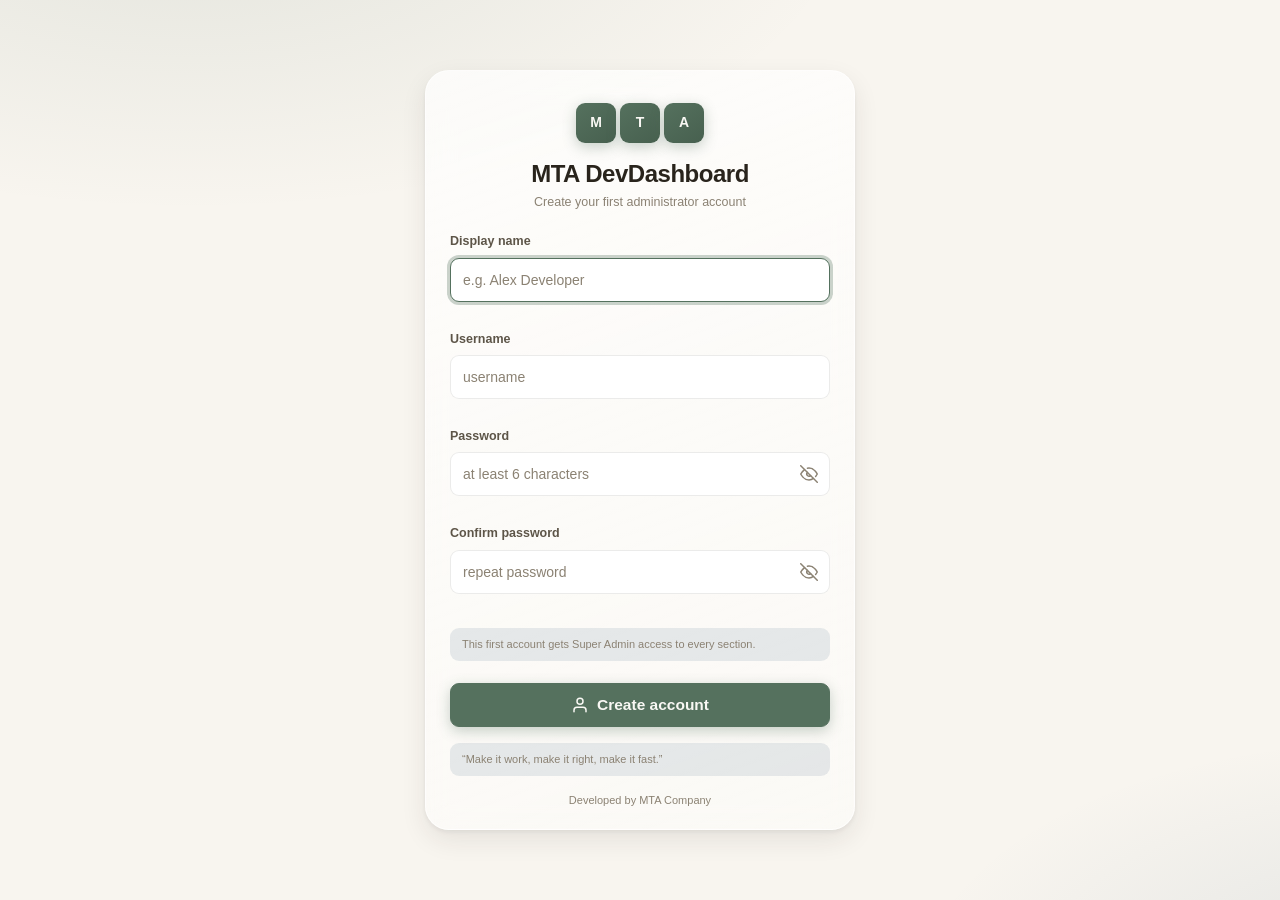
<file: index.html>
<!DOCTYPE html>
<html lang="en" data-theme="ivory">
<head>
  <meta charset="UTF-8">
  <meta name="viewport" content="width=device-width, initial-scale=1.0">
  <meta name="description" content="MTA DevDashboard — Manage your development activity, projects, tasks, notes, and workflow. Developed by MTA Company.">
  <meta name="color-scheme" content="light dark">
  <title>MTA DevDashboard</title>
  <link rel="icon" href="data:image/svg+xml,%3Csvg xmlns='http://www.w3.org/2000/svg' viewBox='0 0 32 32'%3E%3Crect width='32' height='32' rx='7' fill='%23181818'/%3E%3Ctext x='16' y='22' font-family='Segoe UI,Arial' font-size='15' font-weight='700' fill='%23EDE7DC' text-anchor='middle'%3EMTA%3C/text%3E%3C/svg%3E">
  <link rel="stylesheet" href="css/variables.css?v=2.2">
  <link rel="stylesheet" href="css/themes.css?v=2.2">
  <link rel="stylesheet" href="css/main.css?v=2.2">
  <link rel="stylesheet" href="css/components.css?v=2.2">
  <link rel="stylesheet" href="css/animations.css?v=2.2">
  <link rel="stylesheet" href="css/responsive.css?v=2.3">
</head>
<body>

  <!-- ======= ICON SPRITE ======= -->
  <svg xmlns="http://www.w3.org/2000/svg" width="0" height="0" style="position:absolute" aria-hidden="true">
    <defs>
      <symbol id="ic-dashboard" viewBox="0 0 24 24"><rect x="3" y="3" width="7" height="9" rx="1"/><rect x="14" y="3" width="7" height="5" rx="1"/><rect x="14" y="12" width="7" height="9" rx="1"/><rect x="3" y="16" width="7" height="5" rx="1"/></symbol>
      <symbol id="ic-folder" viewBox="0 0 24 24"><path d="M3 7a2 2 0 0 1 2-2h4l2 2h8a2 2 0 0 1 2 2v9a2 2 0 0 1-2 2H5a2 2 0 0 1-2-2z"/></symbol>
      <symbol id="ic-note" viewBox="0 0 24 24"><path d="M14 3H6a2 2 0 0 0-2 2v14a2 2 0 0 0 2 2h12a2 2 0 0 0 2-2V9z"/><path d="M14 3v6h6"/><line x1="16" y1="13" x2="8" y2="13"/><line x1="13" y1="17" x2="8" y2="17"/></symbol>
      <symbol id="ic-tasks" viewBox="0 0 24 24"><polyline points="9 11 12 14 22 4"/><path d="M21 12v7a2 2 0 0 1-2 2H5a2 2 0 0 1-2-2V5a2 2 0 0 1 2-2h11"/></symbol>
      <symbol id="ic-activity" viewBox="0 0 24 24"><polyline points="22 12 18 12 15 21 9 3 6 12 2 12"/></symbol>
      <symbol id="ic-calendar" viewBox="0 0 24 24"><rect x="3" y="4" width="18" height="17" rx="2"/><line x1="16" y1="2" x2="16" y2="6"/><line x1="8" y1="2" x2="8" y2="6"/><line x1="3" y1="10" x2="21" y2="10"/></symbol>
      <symbol id="ic-admins" viewBox="0 0 24 24"><path d="M12 22s8-4 8-10V5l-8-3-8 3v7c0 6 8 10 8 10z"/><path d="M12 15a2.5 2.5 0 1 0 0-5 2.5 2.5 0 0 0 0 5z"/></symbol>
      <symbol id="ic-users" viewBox="0 0 24 24"><path d="M17 21v-2a4 4 0 0 0-4-4H5a4 4 0 0 0-4 4v2"/><circle cx="9" cy="7" r="4"/><path d="M23 21v-2a4 4 0 0 0-3-3.87"/><path d="M16 3.13a4 4 0 0 1 0 7.75"/></symbol>
      <symbol id="ic-settings" viewBox="0 0 24 24"><line x1="21" y1="4" x2="14" y2="4"/><line x1="10" y1="4" x2="3" y2="4"/><line x1="21" y1="12" x2="12" y2="12"/><line x1="8" y1="12" x2="3" y2="12"/><line x1="21" y1="20" x2="16" y2="20"/><line x1="12" y1="20" x2="3" y2="20"/><line x1="14" y1="2" x2="14" y2="6"/><line x1="8" y1="10" x2="8" y2="14"/><line x1="16" y1="18" x2="16" y2="22"/></symbol>
      <symbol id="ic-search" viewBox="0 0 24 24"><circle cx="11" cy="11" r="8"/><line x1="21" y1="21" x2="16.65" y2="16.65"/></symbol>
      <symbol id="ic-sun" viewBox="0 0 24 24"><circle cx="12" cy="12" r="4"/><path d="M12 2v2"/><path d="M12 20v2"/><path d="M4.93 4.93l1.41 1.41"/><path d="M17.66 17.66l1.41 1.41"/><path d="M2 12h2"/><path d="M20 12h2"/><path d="M4.93 19.07l1.41-1.41"/><path d="M17.66 6.34l1.41-1.41"/></symbol>
      <symbol id="ic-moon" viewBox="0 0 24 24"><path d="M21 12.79A9 9 0 1 1 11.21 3 7 7 0 0 0 21 12.79z"/></symbol>
      <symbol id="ic-menu" viewBox="0 0 24 24"><line x1="4" y1="7" x2="20" y2="7"/><line x1="4" y1="12" x2="20" y2="12"/><line x1="4" y1="17" x2="20" y2="17"/></symbol>
      <symbol id="ic-close" viewBox="0 0 24 24"><line x1="18" y1="6" x2="6" y2="18"/><line x1="6" y1="6" x2="18" y2="18"/></symbol>
      <symbol id="ic-plus" viewBox="0 0 24 24"><line x1="12" y1="5" x2="12" y2="19"/><line x1="5" y1="12" x2="19" y2="12"/></symbol>
      <symbol id="ic-star" viewBox="0 0 24 24"><polygon points="12 2 15.09 8.26 22 9.27 17 14.14 18.18 21.02 12 17.77 5.82 21.02 7 14.14 2 9.27 8.91 8.26 12 2"/></symbol>
      <symbol id="ic-pin" viewBox="0 0 24 24"><path d="M8.5 6.5l9 9-.7 5.6-4.4-1.9-3.3 3.3-2-2 3.3-3.3-1.9-4.4z"/><path d="M13.5 2.5l8 8"/><path d="M12 11l-4.5-4.5.7-4 .9-.9a2.8 2.8 0 0 1 4 0z"/></symbol>
      <symbol id="ic-edit" viewBox="0 0 24 24"><path d="M17 3a2.83 2.83 0 0 1 4 4L7.5 20.5 2 22l1.5-5.5z"/></symbol>
      <symbol id="ic-trash" viewBox="0 0 24 24"><polyline points="3 6 5 6 21 6"/><path d="M19 6l-1 14a2 2 0 0 1-2 2H8a2 2 0 0 1-2-2L5 6"/><path d="M10 11v6"/><path d="M14 11v6"/><path d="M9 6V4a2 2 0 0 1 2-2h2a2 2 0 0 1 2 2v2"/></symbol>
      <symbol id="ic-copy" viewBox="0 0 24 24"><rect x="9" y="9" width="13" height="13" rx="2"/><path d="M5 15H4a2 2 0 0 1-2-2V4a2 2 0 0 1 2-2h9a2 2 0 0 1 2 2v1"/></symbol>
      <symbol id="ic-grid" viewBox="0 0 24 24"><rect x="3" y="3" width="7" height="7" rx="1"/><rect x="14" y="3" width="7" height="7" rx="1"/><rect x="3" y="14" width="7" height="7" rx="1"/><rect x="14" y="14" width="7" height="7" rx="1"/></symbol>
      <symbol id="ic-list" viewBox="0 0 24 24"><line x1="8" y1="6" x2="21" y2="6"/><line x1="8" y1="12" x2="21" y2="12"/><line x1="8" y1="18" x2="21" y2="18"/><line x1="3" y1="6" x2="3.01" y2="6"/><line x1="3" y1="12" x2="3.01" y2="12"/><line x1="3" y1="18" x2="3.01" y2="18"/></symbol>
      <symbol id="ic-filter" viewBox="0 0 24 24"><polygon points="22 3 2 3 10 12.46 10 19 14 21 14 12.46 22 3"/></symbol>
      <symbol id="ic-eye" viewBox="0 0 24 24"><path d="M1 12s4-8 11-8 11 8 11 8-4 8-11 8-11-8-11-8z"/><circle cx="12" cy="12" r="3"/></symbol>
      <symbol id="ic-eyeoff" viewBox="0 0 24 24"><path d="M17.94 17.94A10.07 10.07 0 0 1 12 20c-7 0-11-8-11-8a18.45 18.45 0 0 1 5.06-5.94"/><path d="M9.9 4.24A9.12 9.12 0 0 1 12 4c7 0 11 8 11 8a18.5 18.5 0 0 1-2.16 3.19"/><line x1="1" y1="1" x2="23" y2="23"/><path d="M14.12 14.12a3 3 0 0 1-4.24-4.24"/></symbol>
      <symbol id="ic-lock" viewBox="0 0 24 24"><rect x="4" y="11" width="16" height="10" rx="2"/><path d="M8 11V7a4 4 0 0 1 8 0v4"/></symbol>
      <symbol id="ic-unlock" viewBox="0 0 24 24"><rect x="4" y="11" width="16" height="10" rx="2"/><path d="M8 11V7a4 4 0 0 1 7.7-1.7"/></symbol>
      <symbol id="ic-logout" viewBox="0 0 24 24"><path d="M9 21H5a2 2 0 0 1-2-2V5a2 2 0 0 1 2-2h4"/><polyline points="16 17 21 12 16 7"/><line x1="21" y1="12" x2="9" y2="12"/></symbol>
      <symbol id="ic-user" viewBox="0 0 24 24"><path d="M20 21v-2a4 4 0 0 0-4-4H8a4 4 0 0 0-4 4v2"/><circle cx="12" cy="7" r="4"/></symbol>
      <symbol id="ic-wifi" viewBox="0 0 24 24"><path d="M5 12.55a11 11 0 0 1 14.08 0"/><path d="M8.53 16.11a6 6 0 0 1 6.95 0"/><line x1="12" y1="20" x2="12.01" y2="20"/></symbol>
      <symbol id="ic-wifi-off" viewBox="0 0 24 24"><line x1="1" y1="1" x2="23" y2="23"/><path d="M16.72 11.06A10.94 10.94 0 0 1 19 12.55"/><path d="M5 12.55a10.94 10.94 0 0 1 5.17-2.39"/><path d="M10.71 5.05A16 16 0 0 1 22.58 9"/><path d="M1.42 9a15.91 15.91 0 0 1 4.7-2.88"/><path d="M8.53 16.11a6 6 0 0 1 6.95 0"/><line x1="12" y1="20" x2="12.01" y2="20"/></symbol>
      <symbol id="ic-upload" viewBox="0 0 24 24"><path d="M21 15v4a2 2 0 0 1-2 2H5a2 2 0 0 1-2-2v-4"/><polyline points="17 8 12 3 7 8"/><line x1="12" y1="3" x2="12" y2="15"/></symbol>
      <symbol id="ic-download" viewBox="0 0 24 24"><path d="M21 15v4a2 2 0 0 1-2 2H5a2 2 0 0 1-2-2v-4"/><polyline points="7 10 12 15 17 10"/><line x1="12" y1="15" x2="12" y2="3"/></symbol>
      <symbol id="ic-save" viewBox="0 0 24 24"><path d="M19 21H5a2 2 0 0 1-2-2V5a2 2 0 0 1 2-2h11l5 5v11a2 2 0 0 1-2 2z"/><polyline points="17 21 17 13 7 13 7 21"/><polyline points="7 3 7 8 15 8"/></symbol>
      <symbol id="ic-more" viewBox="0 0 24 24"><circle cx="12" cy="12" r="1.3"/><circle cx="19" cy="12" r="1.3"/><circle cx="5" cy="12" r="1.3"/></symbol>
      <symbol id="ic-link" viewBox="0 0 24 24"><path d="M10 13a5 5 0 0 0 7.54.54l3-3a5 5 0 0 0-7.07-7.07l-1.72 1.71"/><path d="M14 11a5 5 0 0 0-7.54-.54l-3 3a5 5 0 0 0 7.07 7.07l1.71-1.71"/></symbol>
      <symbol id="ic-external" viewBox="0 0 24 24"><path d="M18 13v6a2 2 0 0 1-2 2H5a2 2 0 0 1-2-2V8a2 2 0 0 1 2-2h6"/><polyline points="15 3 21 3 21 9"/><line x1="10" y1="14" x2="21" y2="3"/></symbol>
      <symbol id="ic-code" viewBox="0 0 24 24"><polyline points="16 18 22 12 16 6"/><polyline points="8 6 2 12 8 18"/></symbol>
      <symbol id="ic-info" viewBox="0 0 24 24"><circle cx="12" cy="12" r="10"/><line x1="12" y1="16" x2="12" y2="12"/><line x1="12" y1="8" x2="12.01" y2="8"/></symbol>
      <symbol id="ic-alert" viewBox="0 0 24 24"><path d="M10.29 3.86L1.82 18a2 2 0 0 0 1.71 3h16.94a2 2 0 0 1.71-3L13.71 3.86a2 2 0 0 0-3.42 0z"/><line x1="12" y1="9" x2="12" y2="13"/><line x1="12" y1="17" x2="12.01" y2="17"/></symbol>
      <symbol id="ic-check" viewBox="0 0 24 24"><polyline points="20 6 9 17 4 12"/></symbol>
      <symbol id="ic-checkc" viewBox="0 0 24 24"><path d="M22 11.08V12a10 10 0 1 1-5.93-9.14"/><polyline points="22 4 12 14.01 9 11.01"/></symbol>
      <symbol id="ic-db" viewBox="0 0 24 24"><ellipse cx="12" cy="5" rx="9" ry="3"/><path d="M21 12c0 1.66-4 3-9 3s-9-1.34-9-3"/><path d="M3 5v14c0 1.66 4 3 9 3s9-1.34 9-3V5"/></symbol>
      <symbol id="ic-clock" viewBox="0 0 24 24"><circle cx="12" cy="12" r="10"/><polyline points="12 6 12 12 16 14"/></symbol>
      <symbol id="ic-tag" viewBox="0 0 24 24"><path d="M20.59 13.41l-7.17 7.17a2 2 0 0 1-2.83 0L2 12V2h10l8.59 8.59a2 2 0 0 1 0 2.82z"/><line x1="7" y1="7" x2="7.01" y2="7"/></symbol>
      <symbol id="ic-keyboard" viewBox="0 0 24 24"><rect x="2" y="6" width="20" height="12" rx="2"/><path d="M6 10h.01M10 10h.01M14 10h.01M18 10h.01M7 14h10"/></symbol>
      <symbol id="ic-refresh" viewBox="0 0 24 24"><polyline points="23 4 23 10 17 10"/><path d="M20.49 15a9 9 0 1 1-2.12-9.36L23 10"/></symbol>
      <symbol id="ic-zap" viewBox="0 0 24 24"><polygon points="13 2 3 14 12 14 11 22 21 10 14 10 13 2"/></symbol>
      <symbol id="ic-terminal" viewBox="0 0 24 24"><polyline points="4 17 10 11 4 5"/><line x1="12" y1="19" x2="20" y2="19"/></symbol>
      <symbol id="ic-palette" viewBox="0 0 24 24"><path d="M12 22a10 10 0 1 1 10-10c0 2.5-2 3-4 3h-2a2 2 0 0 0-2 2c0 1.3.6 3 1 4a2 2 0 0 1-1 3z"/><circle cx="7.5" cy="10.5" r="1"/><circle cx="12" cy="7.5" r="1"/><circle cx="16.5" cy="10.5" r="1"/></symbol>
      <symbol id="ic-arrowR" viewBox="0 0 24 24"><line x1="5" y1="12" x2="19" y2="12"/><polyline points="12 5 19 12 12 19"/></symbol>
      <symbol id="ic-arrowL" viewBox="0 0 24 24"><line x1="19" y1="12" x2="5" y2="12"/><polyline points="12 19 5 12 12 5"/></symbol>
      <symbol id="ic-arrowU" viewBox="0 0 24 24"><line x1="12" y1="19" x2="12" y2="5"/><polyline points="5 12 12 5 19 12"/></symbol>
      <symbol id="ic-arrowD" viewBox="0 0 24 24"><line x1="12" y1="5" x2="12" y2="19"/><polyline points="19 12 12 19 5 12"/></symbol>
      <symbol id="ic-chevR" viewBox="0 0 24 24"><polyline points="9 18 15 12 9 6"/></symbol>
      <symbol id="ic-chevL" viewBox="0 0 24 24"><polyline points="15 18 9 12 15 6"/></symbol>
      <symbol id="ic-chevD" viewBox="0 0 24 24"><polyline points="6 9 12 15 18 9"/></symbol>
      <symbol id="ic-chevU" viewBox="0 0 24 24"><polyline points="18 15 12 9 6 15"/></symbol>
      <symbol id="ic-cmd" viewBox="0 0 24 24"><path d="M18 3a3 3 0 0 0-3 3v12a3 3 0 0 0 3 3 3 3 0 0 0 3-3 3 3 0 0 0-3-3H6a3 3 0 0 0-3 3 3 3 0 0 0 3 3 3 3 0 0 0 3-3V6a3 3 0 0 0-3-3 3 3 0 0 0-3 3 3 3 0 0 0 3 3h12a3 3 0 0 0 3-3 3 3 0 0 0-3-3z"/></symbol>
    </defs>
  </svg>
  <!-- ======= AUTH SCREEN ======= -->
  <div id="auth-view" class="auth-view" hidden>
    <div class="auth-card glass">
      <div class="auth-logo" aria-hidden="true"><span>M</span><span>T</span><span>A</span></div>
      <h1 class="auth-title">MTA DevDashboard</h1>
      <p class="auth-sub" id="auth-sub">Sign in to your Developer Dashboard</p>
      <div id="auth-box"></div>
      <div class="auth-note" role="note">
        <span>“Make it work, make it right, make it fast.”</span>
      </div>
      <p class="auth-footer">Developed by MTA Company</p>
    </div>
  </div>

  <!-- ======= APP SHELL ======= -->
  <div id="shell" hidden>
    <aside id="sidebar" class="sidebar" aria-label="Main navigation"></aside>
    <div id="sidebar-backdrop" class="sidebar-backdrop" aria-hidden="true"></div>

    <div class="app-body">
      <header id="app-header" class="app-header"></header>
      <main id="app-main" class="app-main" tabindex="-1"></main>
      <nav id="bottom-nav" class="bottom-nav" aria-label="Bottom navigation"></nav>
    </div>
  </div>

  <!-- ======= OVERLAYS ======= -->
  <div id="modal-root"></div>
  <div id="toast-root" class="toast-root" aria-live="polite" aria-atomic="false"></div>
  <div id="palette-root"></div>

  <!-- ======= SCRIPTS ======= -->
  <script src="js/utils.js?v=2.4"></script>
  <script src="js/storage.js?v=2.4"></script>
  <script src="js/state.js?v=2.4"></script>
  <script src="js/permissions.js?v=2.4"></script>
  <script src="js/auth.js?v=2.4"></script>
  <script src="js/components/toasts.js?v=2.4"></script>
  <script src="js/components/modals.js?v=2.4"></script>
  <script src="js/components/charts.js?v=2.4"></script>
  <script src="js/components/editor.js?v=2.4"></script>
  <script src="js/modules/activity.js?v=2.4"></script>
  <script src="js/modules/dashboard.js?v=2.4"></script>
  <script src="js/modules/projects.js?v=2.4"></script>
  <script src="js/modules/devnote.js?v=2.5"></script>
  <script src="js/modules/tasks.js?v=2.4"></script>
  <script src="js/modules/calendar.js?v=2.4"></script>
  <script src="js/modules/admins.js?v=2.4"></script>
  <script src="js/modules/settings.js?v=2.4"></script>
  <script src="js/router.js?v=2.4"></script>
  <script src="js/app.js?v=2.5"></script>
</body>
</html>
</file>
<file: css/variables.css>
/* ============================================================
   MTA DevDashboard — Design Tokens
   Windowing: theme-neutral tokens are defined on :root.
   Theme values (Ivory Light / Charcoal Dark) live in themes.css.
   ============================================================ */

:root {
  /* ---- Typography ---- */
  --font-sans: -apple-system, BlinkMacSystemFont, "Segoe UI", Roboto,
    "Helvetica Neue", Arial, sans-serif;
  --font-mono: "Cascadia Code", "JetBrains Mono", Consolas, "SF Mono",
    Menlo, monospace;

  --fs-xs: 11px;
  --fs-sm: 12.5px;
  --fs-md: 14px;
  --fs-lg: 15.5px;
  --fs-xl: 18px;
  --fs-2xl: 24px;
  --fs-3xl: 30px;
  --fs-4xl: 38px;

  /* ---- Layout ---- */
  --sidebar-w: 264px;
  --sidebar-w-collapsed: 82px;
  --header-h: 62px;
  --bottom-nav-h: 60px;
  --main-max: 1560px;

  /* ---- Radii ---- */
  --radius-xs: 6px;
  --radius-s: 9px;
  --radius-m: 14px;
  --radius-l: 18px;
  --radius-xl: 24px;
  --radius-full: 999px;

  /* ---- Spacing scale ---- */
  --sp-1: 4px;
  --sp-2: 8px;
  --sp-3: 12px;
  --sp-4: 16px;
  --sp-5: 20px;
  --sp-6: 24px;
  --sp-7: 32px;
  --sp-8: 40px;
  --sp-9: 56px;

  /* ---- Motion ---- */
  --dur-fast: 130ms;
  --dur-med: 240ms;
  --dur-slow: 380ms;
  --ease: cubic-bezier(0.25, 0.6, 0.3, 1);
  --ease-out: cubic-bezier(0.16, 1, 0.3, 1);

  /* ---- Z scale ---- */
  --z-base: 0;
  --z-sticky: 10;
  --z-nav: 100;
  --z-drawer: 900;
  --z-modal: 1000;
  --z-toast: 1100;
  --z-palette: 1200;

  /* ---- Chart palette (overridden per theme) ---- */
  --chart-1: #5b7263;
  --chart-2: #b98b4e;
  --chart-3: #5f7d9c;
  --chart-4: #a25f55;
  --chart-5: #766a9c;
  --chart-6: #4e7f8a;

  /* ---- Scrollbars ---- */
  scrollbar-width: thin;
  scrollbar-color: var(--border-strong) transparent;
}

html {
  -webkit-text-size-adjust: 100%;
}

/* Scaling knobs driven by Settings (font size / ui scale) via inline CSS vars. */
html {
  --font-ratio: 1;
  --ui-scale: 1;
}
</file>
<file: css/themes.css>
/* ============================================================
   MTA DevDashboard — Themes
   Ivory Light  /  Charcoal Dark
   ============================================================ */

/* ---------- IVORY LIGHT ---------- */
html[data-theme="ivory"] {
  color-scheme: light;

  --bg: #f8f5ef;
  --bg-header: rgba(251, 249, 244, 0.72);
  --surface-1: #ffffff;
  --surface-2: #fcfaf5;
  --surface-3: #f2eee4;
  --surface-4: #e9e4d8;
  --sidebar-bg: #f1ece1;
  --sidebar-hover: rgba(38, 34, 27, 0.05);
  --overlay: rgba(46, 40, 30, 0.42);

  --text-1: #29241c;
  --text-2: #5d5548;
  --text-3: #8b8273;

  --border: rgba(41, 36, 28, 0.09);
  --border-strong: rgba(41, 36, 28, 0.17);

  --accent: #55715e;
  --accent-hover: #47604f;
  --accent-soft: rgba(85, 113, 94, 0.12);
  --accent-soft-hover: rgba(85, 113, 94, 0.18);
  --accent-text: #f9f8f4;

  --success: #3e7a55;
  --success-soft: rgba(62, 122, 85, 0.12);
  --success-text: #2c5c3f;
  --warning: #9a7424;
  --warning-soft: rgba(154, 116, 36, 0.13);
  --warning-text: #7c5a18;
  --danger: #a6534a;
  --danger-soft: rgba(166, 83, 74, 0.11);
  --danger-text: #8c4038;
  --info: #476785;
  --info-soft: rgba(71, 103, 133, 0.12);
  --info-text: #35506b;

  --glass-bg: linear-gradient(
    160deg,
    rgba(255, 255, 255, 0.72),
    rgba(255, 255, 255, 0.46)
  );
  --glass-border: rgba(255, 255, 255, 0.6);
  --glass-hi: rgba(255, 255, 255, 0.85);

  --shadow-sm: 0 1px 2px rgba(41, 36, 28, 0.05),
    0 2px 6px rgba(41, 36, 28, 0.045);
  --shadow-md: 0 2px 4px rgba(41, 36, 28, 0.06),
    0 10px 26px rgba(41, 36, 28, 0.09);
  --shadow-lg: 0 6px 16px rgba(41, 36, 28, 0.1),
    0 24px 60px rgba(41, 36, 28, 0.16);
  --shadow-accent: 0 4px 14px rgba(85, 113, 94, 0.32);

  --chart-grid: rgba(41, 36, 28, 0.08);
  --focus-ring: 0 0 0 3px rgba(85, 113, 94, 0.3);
  --code-bg: rgba(41, 36, 28, 0.055);
  --table-stripe: rgba(41, 36, 28, 0.028);
  --mark: rgba(154, 116, 36, 0.28);
}

/* ---------- CHARCOAL DARK ---------- */
html[data-theme="charcoal"] {
  color-scheme: dark;

  --bg: #181818;
  --bg-header: rgba(28, 28, 28, 0.72);
  --surface-1: #202020;
  --surface-2: #262626;
  --surface-3: #2d2d2d;
  --surface-4: #363636;
  --sidebar-bg: #1d1d1d;
  --sidebar-hover: rgba(237, 231, 220, 0.055);
  --overlay: rgba(0, 0, 0, 0.62);

  --text-1: #ede7dc;
  --text-2: #b0a99b;
  --text-3: #7c766a;

  --border: rgba(237, 231, 220, 0.09);
  --border-strong: rgba(237, 231, 220, 0.17);

  --accent: #96ac9b;
  --accent-hover: #a9bdaa;
  --accent-soft: rgba(150, 172, 155, 0.14);
  --accent-soft-hover: rgba(150, 172, 155, 0.22);
  --accent-text: #171a17;

  --success: #7fb392;
  --success-soft: rgba(127, 179, 146, 0.15);
  --success-text: #a3d0b1;
  --warning: #d0a44e;
  --warning-soft: rgba(208, 164, 78, 0.15);
  --warning-text: #e2c37b;
  --danger: #da8279;
  --danger-soft: rgba(218, 130, 121, 0.15);
  --danger-text: #eba89f;
  --info: #7fa2c0;
  --info-soft: rgba(127, 162, 192, 0.15);
  --info-text: #a5c2da;

  --glass-bg: linear-gradient(
    160deg,
    rgba(44, 44, 44, 0.66),
    rgba(32, 32, 32, 0.5)
  );
  --glass-border: rgba(237, 231, 220, 0.1);
  --glass-hi: rgba(237, 231, 220, 0.08);

  --shadow-sm: 0 1px 2px rgba(0, 0, 0, 0.35),
    0 2px 8px rgba(0, 0, 0, 0.2);
  --shadow-md: 0 2px 6px rgba(0, 0, 0, 0.4),
    0 12px 30px rgba(0, 0, 0, 0.42);
  --shadow-lg: 0 6px 18px rgba(0, 0, 0, 0.5),
    0 30px 70px rgba(0, 0, 0, 0.55);
  --shadow-accent: 0 4px 16px rgba(150, 172, 155, 0.22);

  --chart-grid: rgba(237, 231, 220, 0.09);
  --focus-ring: 0 0 0 3px rgba(150, 172, 155, 0.35);
  --code-bg: rgba(237, 231, 220, 0.06);
  --table-stripe: rgba(237, 231, 220, 0.025);
  --mark: rgba(208, 164, 78, 0.3);
}

/* Chart colors differ slightly per theme for contrast. */
html[data-theme="ivory"] {
  --chart-1: #55715e;
  --chart-2: #b9823f;
  --chart-3: #5b7c9e;
  --chart-4: #b05f54;
  --chart-5: #7b6d9f;
  --chart-6: #4d818c;
}
html[data-theme="charcoal"] {
  --chart-1: #9db4a2;
  --chart-2: #d3a963;
  --chart-3: #8fa9c4;
  --chart-4: #d0897d;
  --chart-5: #a79bc8;
  --chart-6: #82b8bf;
}
</file>
<file: css/main.css>
/* ============================================================
   MTA DevDashboard — Base & Shell
   ============================================================ */

*, *::before, *::after { box-sizing: border-box; }

html, body { height: 100%; }

body {
  margin: 0;
  font-family: var(--font-sans);
  line-height: 1.55;
  color: var(--text-1);
  background: var(--bg);
  -webkit-font-smoothing: antialiased;
  text-rendering: optimizeLegibility;
  overflow: hidden;
  font-size: calc(var(--fs-md) * var(--font-ratio) * var(--ui-scale));
}

html { font-size: calc(16px * var(--ui-scale) * var(--font-ratio)); }

::selection { background: var(--accent-soft-hover); }

h1, h2, h3, h4, h5, h6 {
  margin: 0;
  line-height: 1.25;
  font-weight: 650;
  letter-spacing: -0.015em;
}

a { color: var(--accent); text-decoration: none; }
a:hover { text-decoration: underline; }

img, svg { display: inline-block; vertical-align: middle; }

button {
  font-family: inherit;
  font-size: inherit;
  color: inherit;
  cursor: pointer;
  background: none;
  border: none;
  padding: 0;
}

input, textarea, select {
  font-family: inherit;
  font-size: inherit;
  color: inherit;
}

code, kbd, pre { font-family: var(--font-mono); }

/* ---------- Icons ---------- */
.ic {
  width: 18px;
  height: 18px;
  flex: none;
  stroke: currentColor;
  stroke-width: 2;
  stroke-linecap: round;
  stroke-linejoin: round;
  fill: none;
}
.ic-sm { width: 15px; height: 15px; }
.ic-lg { width: 22px; height: 22px; }
.ic-xl { width: 30px; height: 30px; }
.ic-2xl { width: 44px; height: 44px; }

/* ---------- Scrollbars ---------- */
*::-webkit-scrollbar { width: 10px; height: 10px; }
*::-webkit-scrollbar-thumb {
  background: var(--border-strong);
  border-radius: 8px;
  border: 2px solid transparent;
  background-clip: content-box;
}
*::-webkit-scrollbar-track { background: transparent; }

/* ---------- Focus ---------- */
:focus-visible {
  outline: none;
  box-shadow: var(--focus-ring);
  border-radius: var(--radius-xs);
}

/* ---------- Utility ---------- */
[hidden] { display: none !important; }

.muted { color: var(--text-3); }
.tiny { font-size: var(--fs-xs); }
.small { font-size: var(--fs-sm); }
.mono { font-family: var(--font-mono); font-size: 0.92em; }
.ellipsis {
  overflow: hidden;
  text-overflow: ellipsis;
  white-space: nowrap;
}
.row { display: flex; align-items: center; gap: var(--sp-2); }
.spread {
  display: flex;
  align-items: center;
  justify-content: space-between;
  gap: var(--sp-3);
}
.wrap { flex-wrap: wrap; }
.grow { flex: 1 1 auto; min-width: 0; }
.sr-only {
  position: absolute;
  width: 1px;
  height: 1px;
  padding: 0;
  margin: -1px;
  overflow: hidden;
  clip: rect(0, 0, 0, 0);
  white-space: nowrap;
  border: 0;
}

/* ---------- Glass primitive ---------- */
.glass {
  background: var(--glass-bg);
  backdrop-filter: blur(14px) saturate(1.15);
  -webkit-backdrop-filter: blur(14px) saturate(1.15);
  border: 1px solid var(--glass-border);
  box-shadow: var(--shadow-md);
}

.surface-card {
  background: var(--surface-1);
  border: 1px solid var(--border);
  border-radius: var(--radius-m);
  box-shadow: var(--shadow-sm);
}

/* ============================================================
   Shell layout
   ============================================================ */
/* Viewport-pinned flex row: sidebar left, app body right.
   `100vh` fallback then `100dvh` so older browsers still work. */
#shell {
  display: flex;
  height: 100vh;
  height: 100dvh;
  width: 100%;
  overflow: hidden;
  position: relative;
}

/* ---------- Sidebar ---------- */
.sidebar {
  width: var(--sidebar-w);
  flex: none;
  display: flex;
  flex-direction: column;
  background: var(--sidebar-bg);
  border-right: 1px solid var(--border);
  z-index: var(--z-nav);
  transition: width var(--dur-med) var(--ease),
    transform var(--dur-med) var(--ease);
  overflow: hidden;
}

.sb-brand {
  height: var(--header-h);
  display: flex;
  align-items: center;
  gap: var(--sp-3);
  padding: 0 var(--sp-4);
  border-bottom: 1px solid var(--border);
  flex: none;
}

.sb-logo {
  width: 34px;
  height: 34px;
  border-radius: var(--radius-s);
  display: grid;
  place-items: center;
  font-weight: 750;
  font-size: var(--fs-sm);
  letter-spacing: 0.04em;
  color: var(--accent-text);
  background: linear-gradient(145deg, var(--accent), var(--accent-hover));
  box-shadow: var(--shadow-accent);
  flex: none;
}

.sb-brand-text { line-height: 1.2; text-align: left; }
.sb-brand-text b { display: block; font-weight: 700; font-size: var(--fs-lg); letter-spacing: -0.02em; }
.sb-brand-text span { font-size: var(--fs-xs); color: var(--text-3); letter-spacing: 0.1em; text-transform: uppercase; }

.sb-nav {
  flex: 1;
  overflow-y: auto;
  overflow-x: hidden;
  padding: var(--sp-3) var(--sp-3) var(--sp-6);
  display: flex;
  flex-direction: column;
  gap: var(--sp-1);
}

.sb-group {
  margin-top: var(--sp-3);
  padding: 0 var(--sp-3) var(--sp-1);
  font-size: var(--fs-xs);
  font-weight: 600;
  letter-spacing: 0.12em;
  text-transform: uppercase;
  color: var(--text-3);
  white-space: nowrap;
  overflow: hidden;
}
.sb-group:first-child { margin-top: 0; }

.sb-link {
  display: flex;
  align-items: center;
  gap: var(--sp-3);
  width: 100%;
  padding: var(--sp-2) var(--sp-3);
  border-radius: var(--radius-s);
  color: var(--text-2);
  font-weight: 550;
  transition: background var(--dur-fast) var(--ease),
    color var(--dur-fast) var(--ease);
  position: relative;
  text-decoration: none;
}
.sb-link:hover { background: var(--sidebar-hover); color: var(--text-1); text-decoration: none; }
.sb-link.active {
  background: var(--accent-soft);
  color: var(--accent);
}
.sb-link.active::before {
  content: "";
  position: absolute;
  left: 0;
  top: 20%;
  bottom: 20%;
  width: 3px;
  border-radius: 3px;
  background: var(--accent);
}
.sb-link .sb-label {
  white-space: nowrap;
  overflow: hidden;
  text-overflow: ellipsis;
}
.sb-link .kbd-hint {
  margin-left: auto;
  font-size: var(--fs-xs);
  color: var(--text-3);
  border: 1px solid var(--border);
  border-radius: 5px;
  padding: 0 5px;
  background: var(--surface-2);
}

.sb-foot {
  flex: none;
  padding: var(--sp-3);
  border-top: 1px solid var(--border);
  font-size: var(--fs-xs);
  color: var(--text-3);
  text-align: center;
  white-space: nowrap;
  overflow: hidden;
}

/* Collapsed rail state */
html.sb-collapsed .sidebar { width: var(--sidebar-w-collapsed); }
html.sb-collapsed .sb-label,
html.sb-collapsed .sb-brand-text,
html.sb-collapsed .sb-group,
html.sb-collapsed .sb-foot p,
html.sb-collapsed .sb-link .kbd-hint { display: none; }
html.sb-collapsed .sb-link { justify-content: center; }
html.sb-collapsed .sb-foot { padding: var(--sp-2); }
html.sb-collapsed .sb-brand { justify-content: center; padding: 0; }
html.sb-collapsed .sb-brand span, html.sb-collapsed .sb-brand b { display: none; }

.sidebar-backdrop {
  position: fixed;
  inset: 0;
  background: var(--overlay);
  z-index: calc(var(--z-nav) - 1);
  opacity: 0;
  pointer-events: none;
  transition: opacity var(--dur-med) var(--ease);
}

/* ---------- App body ---------- */
.app-body {
  flex: 1;
  min-width: 0;
  display: flex;
  flex-direction: column;
}

.app-header {
  height: var(--header-h);
  flex: none;
  display: flex;
  align-items: center;
  gap: var(--sp-3);
  padding: 0 var(--sp-5);
  background: var(--bg-header);
  backdrop-filter: blur(14px) saturate(1.15);
  -webkit-backdrop-filter: blur(14px) saturate(1.15);
  border-bottom: 1px solid var(--border);
  position: relative;
  z-index: var(--z-sticky);
}

.hdr-greeting {
  display: flex;
  align-items: center;
  gap: var(--sp-3);
  min-width: 0;
}
.hdr-greeting .g-title {
  font-weight: 700;
  letter-spacing: -0.01em;
  white-space: nowrap;
  overflow: hidden;
  text-overflow: ellipsis;
}
.hdr-greeting .g-sub { font-size: var(--fs-xs); color: var(--text-3); white-space: nowrap; overflow: hidden; text-overflow: ellipsis; }

.hdr-actions {
  display: flex;
  align-items: center;
  gap: var(--sp-2);
  margin-left: auto;
}

/* Header chips (status / wifi / clock) */
.hdr-chip {
  display: inline-flex;
  align-items: center;
  gap: 7px;
  height: 34px;
  padding: 0 12px;
  border-radius: var(--radius-full);
  border: 1px solid var(--border);
  background: var(--surface-2);
  font-size: var(--fs-sm);
  font-weight: 550;
  color: var(--text-2);
  white-space: nowrap;
  transition: background var(--dur-fast) var(--ease),
    border-color var(--dur-fast) var(--ease);
}
.hdr-chip .dot {
  width: 8px;
  height: 8px;
  border-radius: 50%;
  background: var(--success);
  box-shadow: 0 0 0 3px var(--success-soft);
}
.hdr-chip.offline .dot { background: var(--danger); box-shadow: 0 0 0 3px var(--danger-soft); }
.hdr-chip.offline { color: var(--text-3); }

.hdr-avatar {
  width: 38px;
  height: 38px;
  border-radius: 50%;
  display: grid;
  place-items: center;
  color: var(--accent-text);
  font-weight: 700;
  font-size: var(--fs-md);
  background: linear-gradient(150deg, var(--accent), var(--accent-hover));
  border: 2px solid var(--glass-hi);
  box-shadow: var(--shadow-sm);
  overflow: hidden;
  flex: none;
}
.hdr-avatar img { width: 100%; height: 100%; object-fit: cover; }

/* Icon button */
.icon-btn {
  width: 38px;
  height: 38px;
  border-radius: var(--radius-s);
  display: inline-grid;
  place-items: center;
  color: var(--text-2);
  border: 1px solid transparent;
  transition: background var(--dur-fast) var(--ease),
    color var(--dur-fast) var(--ease), border-color var(--dur-fast) var(--ease);
}
.icon-btn:hover { background: var(--surface-3); color: var(--text-1); }
.icon-btn.active { background: var(--accent-soft); color: var(--accent); border-color: var(--border); }

/* ---------- Main content area ---------- */
.app-main {
  flex: 1;
  min-height: 0;
  overflow-y: auto;
  overscroll-behavior: contain;
}

.page {
  max-width: var(--main-max);
  margin: 0 auto;
  padding: var(--sp-6) var(--sp-5) var(--sp-9);
  animation: page-in var(--dur-med) var(--ease) both;
}

.page-head {
  display: flex;
  align-items: flex-end;
  justify-content: space-between;
  gap: var(--sp-4);
  margin-bottom: var(--sp-5);
  flex-wrap: wrap;
}
.page-head h2 {
  font-size: calc(var(--fs-3xl) * var(--font-ratio));
  letter-spacing: -0.025em;
}
.page-head .sub { color: var(--text-3); margin-top: 2px; font-size: var(--fs-sm); }
.page-head-actions { display: flex; align-items: center; gap: var(--sp-2); flex-wrap: wrap; }

/* ---------- Bottom navigation (mobile) ---------- */
.bottom-nav {
  display: none;
  flex: none;
  height: var(--bottom-nav-h);
  background: var(--bg-header);
  backdrop-filter: blur(14px);
  -webkit-backdrop-filter: blur(14px);
  border-top: 1px solid var(--border);
  z-index: var(--z-sticky);
}

.bn-item {
  flex: 1;
  display: flex;
  flex-direction: column;
  align-items: center;
  justify-content: center;
  gap: 2px;
  font-size: 10px;
  font-weight: 600;
  color: var(--text-3);
  padding: 6px 2px;
  min-height: 0;
}
.bn-item.active { color: var(--accent); }
.bn-item .ic { width: 21px; height: 21px; }

/* ============================================================
   Auth screen
   ============================================================ */
.auth-view {
  position: fixed;
  inset: 0;
  z-index: var(--z-modal);
  display: grid;
  place-items: center;
  padding: var(--sp-5);
  background:
    radial-gradient(1100px 500px at 15% -10%, var(--accent-soft), transparent 60%),
    radial-gradient(900px 460px at 110% 110%, var(--info-soft), transparent 55%),
    var(--bg);
  overflow-y: auto;
}

.auth-card {
  width: min(430px, 100%);
  padding: var(--sp-7) var(--sp-6) var(--sp-5);
  border-radius: var(--radius-xl);
  text-align: center;
  animation: pop-in var(--dur-slow) var(--ease-out) both;
}

.auth-logo {
  display: inline-flex;
  gap: 4px;
  margin-bottom: var(--sp-4);
}
.auth-logo span {
  width: 40px;
  height: 40px;
  display: grid;
  place-items: center;
  border-radius: var(--radius-s);
  background: linear-gradient(145deg, var(--accent), var(--accent-hover));
  color: var(--accent-text);
  font-weight: 800;
  box-shadow: var(--shadow-accent);
}
.auth-title { font-size: var(--fs-2xl); letter-spacing: -0.02em; }
.auth-sub { color: var(--text-3); margin: var(--sp-1) 0 var(--sp-5); font-size: var(--fs-sm); }

.auth-note {
  display: flex;
  align-items: flex-start;
  gap: var(--sp-2);
  text-align: left;
  font-size: var(--fs-xs);
  color: var(--text-3);
  background: var(--info-soft);
  border-radius: var(--radius-s);
  padding: var(--sp-2) var(--sp-3);
  margin-top: var(--sp-4);
}
.auth-note .ic { margin-top: 2px; color: var(--info); }

.auth-footer {
  margin: var(--sp-4) 0 0;
  font-size: var(--fs-xs);
  color: var(--text-3);
}

.lock-badge { margin-bottom: var(--sp-3); }

/* ============================================================
   Page transition container
   ============================================================ */
#app-main > .page { will-change: opacity, transform; }
</file>
<file: css/components.css>
/* MTA DevDashboard — Components */

/* ---------- Buttons ---------- */
.btn {
  display: inline-flex; align-items: center; justify-content: center; gap: 8px;
  height: 38px; padding: 0 var(--sp-4); border-radius: var(--radius-s);
  border: 1px solid var(--border); background: var(--surface-1); color: var(--text-1);
  font-weight: 600; white-space: nowrap; user-select: none;
  transition: background var(--dur-fast) var(--ease), border-color var(--dur-fast) var(--ease),
    color var(--dur-fast) var(--ease), transform var(--dur-fast) var(--ease),
    box-shadow var(--dur-fast) var(--ease);
}
.btn:hover { background: var(--surface-3); border-color: var(--border-strong); text-decoration: none; }
.btn:active { transform: translateY(1px); }
.btn-primary { background: var(--accent); border-color: var(--accent); color: var(--accent-text); box-shadow: var(--shadow-accent); }
.btn-primary:hover { background: var(--accent-hover); border-color: var(--accent-hover); color: var(--accent-text); }
.btn-ghost { background: transparent; border-color: transparent; color: var(--text-2); }
.btn-ghost:hover { background: var(--surface-3); color: var(--text-1); }
.btn-danger { background: var(--danger-soft); border-color: transparent; color: var(--danger-text); }
.btn-danger:hover { background: var(--danger); border-color: var(--danger); color: #fff; }
html[data-theme="charcoal"] .btn-danger:hover { color: #1a1a1a; }
.btn-sm { height: 30px; padding: 0 var(--sp-3); font-size: var(--fs-sm); border-radius: var(--radius-xs); }
.btn-lg { height: 44px; padding: 0 var(--sp-5); font-size: var(--fs-lg); }
.btn-icon { width: 38px; height: 38px; padding: 0; }
.btn-icon.btn-sm { width: 30px; height: 30px; }
.btn:disabled, .btn[aria-disabled="true"] { opacity: 0.5; pointer-events: none; }
.btn-block { width: 100%; }

/* ---------- Form primitives ---------- */
.field { display: flex; flex-direction: column; gap: 6px; margin-bottom: var(--sp-4); }
.field-label { font-size: var(--fs-sm); font-weight: 600; color: var(--text-2); display: flex; align-items: center; gap: 6px; }
.field-label .req { color: var(--danger); }
.field-hint { font-size: var(--fs-xs); color: var(--text-3); }
.input, .textarea, .select {
  width: 100%; min-height: 38px; padding: 0 var(--sp-3); border-radius: var(--radius-s);
  border: 1px solid var(--border); background: var(--surface-1); color: var(--text-1);
  transition: border-color var(--dur-fast) var(--ease), box-shadow var(--dur-fast) var(--ease);
}
.input:focus, .textarea:focus, .select:focus { outline: none; border-color: var(--accent); box-shadow: var(--focus-ring); }
.input::placeholder, .textarea::placeholder { color: var(--text-3); }
.input:disabled, .select:disabled, .textarea:disabled { opacity: 0.55; cursor: not-allowed; }
.textarea { min-height: 96px; padding: var(--sp-3); resize: vertical; line-height: 1.5; }
.textarea.code { font-family: var(--font-mono); font-size: var(--fs-sm); }
.select {
  appearance: none; padding-right: 34px; cursor: pointer;
  background-image: url("data:image/svg+xml,%3Csvg xmlns='http://www.w3.org/2000/svg' width='16' height='16' viewBox='0 0 24 24' fill='none' stroke='%238b8273' stroke-width='2.2' stroke-linecap='round' stroke-linejoin='round'%3E%3Cpolyline points='6 9 12 15 18 9'/%3E%3C/svg%3E");
  background-repeat: no-repeat; background-position: right 10px center;
}
html[data-theme="charcoal"] .select {
  background-image: url("data:image/svg+xml,%3Csvg xmlns='http://www.w3.org/2000/svg' width='16' height='16' viewBox='0 0 24 24' fill='none' stroke='%237c766a' stroke-width='2.2' stroke-linecap='round' stroke-linejoin='round'%3E%3Cpolyline points='6 9 12 15 18 9'/%3E%3C/svg%3E");
}

/* Search box */
.searchbox { position: relative; display: flex; align-items: center; }
.searchbox .ic-sb { position: absolute; left: 11px; color: var(--text-3); pointer-events: none; width: 16px; height: 16px; }
.searchbox .input { padding-left: 36px; }
.searchbox .clear-btn { position: absolute; right: 4px; width: 28px; height: 28px; border-radius: 6px; display: none; place-items: center; color: var(--text-3); }
.searchbox .clear-btn:hover { background: var(--surface-3); color: var(--text-1); }
.searchbox.has-value .clear-btn { display: grid; }

/* Checkbox & radio */
.ck, .rd { display: inline-flex; align-items: flex-start; gap: 9px; cursor: pointer; font-size: var(--fs-sm); color: var(--text-2); user-select: none; }
.ck input, .rd input {
  appearance: none; width: 18px; height: 18px; margin: 1px 0 0;
  border: 1.5px solid var(--border-strong); border-radius: 5px; cursor: pointer; position: relative;
  flex: none; background: var(--surface-1);
  transition: background var(--dur-fast) var(--ease), border-color var(--dur-fast) var(--ease);
}
.ck input:checked { background: var(--accent); border-color: var(--accent); }
.ck input:checked::after { content: ""; position: absolute; left: 5px; top: 1px; width: 5px; height: 9px; border: solid var(--accent-text); border-width: 0 2px 2px 0; transform: rotate(45deg); }
.rd input { border-radius: 50%; }
.rd input:checked { border-color: var(--accent); }
.rd input:checked::after { content: ""; position: absolute; inset: 4px; border-radius: 50%; background: var(--accent); }
.ck input:focus-visible, .rd input:focus-visible { box-shadow: var(--focus-ring); }

/* Switch */
.switch { position: relative; display: inline-flex; align-items: center; cursor: pointer; gap: 10px; font-size: var(--fs-sm); color: var(--text-2); }
.switch input {
  appearance: none; width: 40px; height: 23px; border-radius: 20px;
  border: 1px solid var(--border-strong); background: var(--surface-3); cursor: pointer;
  position: relative; transition: background var(--dur-med) var(--ease); flex: none;
}
.switch input::after { content: ""; position: absolute; top: 2px; left: 2px; width: 17px; height: 17px; border-radius: 50%; background: var(--surface-1); box-shadow: var(--shadow-sm); transition: transform var(--dur-med) var(--ease); }
.switch input:checked { background: var(--accent); border-color: var(--accent); }
.switch input:checked::after { transform: translateX(17px); background: var(--accent-text); }
.switch input:focus-visible { box-shadow: var(--focus-ring); }

/* Segmented control */
.seg { display: inline-flex; background: var(--surface-3); border-radius: var(--radius-s); padding: 3px; gap: 2px; }
.seg button { height: 30px; padding: 0 var(--sp-3); border-radius: 6px; font-size: var(--fs-sm); font-weight: 600; color: var(--text-2); display: inline-flex; align-items: center; gap: 6px; transition: background var(--dur-fast) var(--ease), color var(--dur-fast) var(--ease); }
.seg button:hover { color: var(--text-1); }
.seg button.active { background: var(--surface-1); color: var(--text-1); box-shadow: var(--shadow-sm); }

/* kbd */
kbd { display: inline-block; padding: 1px 6px; font-size: var(--fs-xs); border: 1px solid var(--border); border-bottom-width: 2px; border-radius: 5px; background: var(--surface-2); color: var(--text-2); }

/* Tags input */
.taginput { display: flex; flex-wrap: wrap; gap: 6px; padding: 5px 8px; min-height: 38px; cursor: text; border: 1px solid var(--border); border-radius: var(--radius-s); background: var(--surface-1); }
.taginput .tag { display: inline-flex; align-items: center; gap: 4px; background: var(--accent-soft); color: var(--accent); border-radius: 6px; padding: 2px 8px; font-size: var(--fs-xs); font-weight: 600; }
.taginput .tag button { display: grid; place-items: center; width: 14px; height: 14px; border-radius: 4px; color: inherit; }
.taginput .tag button:hover { background: var(--accent-soft-hover); }
.taginput input { border: none; outline: none; background: transparent; flex: 1; min-width: 90px; padding: 4px 2px; font-size: var(--fs-sm); height: 24px; }

/* Chips / badges */
.chip { display: inline-flex; align-items: center; gap: 6px; padding: 3px 10px; border-radius: var(--radius-full); font-size: var(--fs-xs); font-weight: 600; background: var(--surface-3); color: var(--text-2); white-space: nowrap; }
.chip.tag { background: var(--accent-soft); color: var(--accent); }
.badge { display: inline-flex; align-items: center; gap: 5px; padding: 2px 9px; border-radius: var(--radius-full); font-size: var(--fs-xs); font-weight: 650; white-space: nowrap; }
.badge .b-dot { width: 6px; height: 6px; border-radius: 50%; background: currentColor; }

/* Project statuses */
.badge.b-planning { background: var(--info-soft); color: var(--info-text); }
.badge.b-development { background: var(--accent-soft); color: var(--accent); }
.badge.b-testing { background: var(--warning-soft); color: var(--warning-text); }
.badge.b-deployed { background: var(--success-soft); color: var(--success-text); }
.badge.b-archived { background: var(--surface-3); color: var(--text-3); }
/* Task statuses */
.badge.b-todo { background: var(--surface-3); color: var(--text-3); }
.badge.b-in-progress { background: var(--info-soft); color: var(--info-text); }
.badge.b-review { background: var(--warning-soft); color: var(--warning-text); }
.badge.b-done { background: var(--success-soft); color: var(--success-text); }
/* Priorities */
.badge.b-low { background: var(--success-soft); color: var(--success-text); }
.badge.b-medium { background: var(--info-soft); color: var(--info-text); }
.badge.b-high { background: var(--warning-soft); color: var(--warning-text); }
.badge.b-critical { background: var(--danger-soft); color: var(--danger-text); }

/* Progress bar */
.progress { height: 8px; border-radius: 6px; background: var(--surface-3); overflow: hidden; position: relative; }
.progress > span { display: block; height: 100%; border-radius: 6px; background: linear-gradient(90deg, var(--accent), var(--accent-hover)); transition: width var(--dur-slow) var(--ease-out); }
.progress.progress-warn > span { background: linear-gradient(90deg, var(--warning), var(--warning-text)); }
.progress.progress-danger > span { background: var(--danger); }

/* ---------- Cards ---------- */
.card { background: var(--surface-1); border: 1px solid var(--border); border-radius: var(--radius-m); box-shadow: var(--shadow-sm); transition: transform var(--dur-med) var(--ease), box-shadow var(--dur-med) var(--ease), border-color var(--dur-med) var(--ease); }
.card.hoverable:hover { border-color: var(--border-strong); box-shadow: var(--shadow-md); transform: translateY(-1px); }
.card-head { display: flex; align-items: center; justify-content: space-between; gap: var(--sp-3); padding: var(--sp-4) var(--sp-5); border-bottom: 1px solid var(--border); }
.card-head h3 { font-size: var(--fs-lg); }
.card-body { padding: var(--sp-5); }

/* ---------- Stat cards ---------- */
.stats-grid { display: grid; grid-template-columns: repeat(auto-fit, minmax(200px, 1fr)); gap: var(--sp-4); }
.stat-card { display: flex; align-items: flex-start; gap: var(--sp-3); padding: var(--sp-4) var(--sp-5); min-height: 96px; }
.stat-icon { width: 42px; height: 42px; border-radius: var(--radius-m); display: grid; place-items: center; flex: none; color: var(--accent); background: var(--accent-soft); }
.stat-icon.st-success { color: var(--success); background: var(--success-soft); }
.stat-icon.st-warn { color: var(--warning); background: var(--warning-soft); }
.stat-icon.st-danger { color: var(--danger); background: var(--danger-soft); }
.stat-icon.st-info { color: var(--info); background: var(--info-soft); }
.stat-value { font-size: var(--fs-2xl); font-weight: 750; letter-spacing: -0.02em; line-height: 1.1; }
.stat-label { font-size: var(--fs-sm); color: var(--text-3); margin-top: 2px; }
.stat-sub { font-size: var(--fs-xs); color: var(--text-3); margin-top: 4px; }
.stat-sub .up { color: var(--success); font-weight: 650; }
.stat-sub .down { color: var(--danger); font-weight: 650; }

/* ---------- Dashboard layouts ---------- */
.dash-charts { display: grid; grid-template-columns: repeat(auto-fit, minmax(340px, 1fr)); gap: var(--sp-5); }
.chart-card { padding: var(--sp-4) var(--sp-5); }
.chart-box { position: relative; width: 100%; }
.chart-box canvas { width: 100% !important; display: block; }
.chart-legend { display: flex; flex-wrap: wrap; gap: 10px; margin-top: var(--sp-3); }
.legend-item { display: inline-flex; align-items: center; gap: 6px; font-size: var(--fs-xs); color: var(--text-2); }
.legend-swatch { width: 10px; height: 10px; border-radius: 3px; flex: none; }
.widget-stack { display: flex; flex-direction: column; gap: var(--sp-4); }

/* Widget lists (recent activity etc.) */
.widget-list { display: flex; flex-direction: column; }
.widget-item { display: flex; align-items: center; gap: var(--sp-3); padding: var(--sp-3) var(--sp-4); border-bottom: 1px solid var(--border); min-width: 0; }
.widget-item:last-child { border-bottom: none; }
.wi-ic { width: 32px; height: 32px; border-radius: 9px; display: grid; place-items: center; flex: none; color: var(--accent); background: var(--accent-soft); }
.wi-body { flex: 1; min-width: 0; }
.wi-title { font-size: var(--fs-sm); font-weight: 600; display: block; white-space: nowrap; overflow: hidden; text-overflow: ellipsis; }
.wi-sub { font-size: var(--fs-xs); color: var(--text-3); white-space: nowrap; overflow: hidden; text-overflow: ellipsis; }
.wi-time { font-size: var(--fs-xs); color: var(--text-3); flex: none; }

/* Quick actions */
.quick-actions { display: grid; grid-template-columns: 1fr 1fr; gap: var(--sp-2); }
.qa-btn {
  display: flex; align-items: center; gap: var(--sp-2); padding: var(--sp-3);
  border: 1px solid var(--border); border-radius: var(--radius-s); background: var(--surface-2);
  font-weight: 600; font-size: var(--fs-sm); color: var(--text-1);
  transition: border-color var(--dur-fast) var(--ease), background var(--dur-fast) var(--ease), transform var(--dur-fast) var(--ease);
}
.qa-btn:hover { border-color: var(--border-strong); background: var(--surface-3); transform: translateY(-1px); text-decoration: none; }
.qa-btn .ic { color: var(--accent); }

/* ---------- Toolbar ---------- */
.toolbar { display: flex; align-items: center; gap: var(--sp-2); flex-wrap: wrap; padding: var(--sp-3); background: var(--surface-2); border: 1px solid var(--border); border-radius: var(--radius-m); margin-bottom: var(--sp-5); }
.toolbar .searchbox { width: min(320px, 100%); height: 36px; }
.toolbar .searchbox .input { height: 36px; }
.toolbar .spacer { flex: 1; }

/* ---------- Tables ---------- */
.table-wrap { overflow-x: auto; }
table.tbl { width: 100%; border-collapse: collapse; font-size: var(--fs-sm); }
.tbl th { text-align: left; font-size: var(--fs-xs); font-weight: 650; text-transform: uppercase; letter-spacing: 0.06em; color: var(--text-3); padding: var(--sp-2) var(--sp-3); border-bottom: 1px solid var(--border); white-space: nowrap; }
.tbl td { padding: var(--sp-3); border-bottom: 1px solid var(--border); vertical-align: middle; }
.tbl tbody tr { transition: background var(--dur-fast) var(--ease); }
.tbl tbody tr:hover { background: var(--surface-3); }
.tbl tbody tr:last-child td { border-bottom: none; }
.tbl .row-actions { display: flex; gap: 4px; justify-content: flex-end; }

/* ---------- Dropdown menu ---------- */
.drop { position: relative; display: inline-block; }
.drop-menu {
  position: absolute; right: 0; top: calc(100% + 6px); min-width: 200px;
  background: var(--surface-1); border: 1px solid var(--border); border-radius: var(--radius-m);
  box-shadow: var(--shadow-lg); padding: 5px; z-index: var(--z-sticky);
  animation: menu-in var(--dur-fast) var(--ease) both;
}
.drop-menu.left { right: auto; left: 0; }
.drop-item { display: flex; align-items: center; gap: 9px; width: 100%; text-align: left; padding: 8px 10px; border-radius: var(--radius-s); font-size: var(--fs-sm); color: var(--text-1); font-weight: 550; }
.drop-item:hover { background: var(--surface-3); }
.drop-item.danger { color: var(--danger-text); }
.drop-item.danger:hover { background: var(--danger-soft); }
.drop-item .ic { width: 16px; height: 16px; color: var(--text-3); }
.drop-item.danger .ic { color: var(--danger-text); }
.drop-sep { height: 1px; background: var(--border); margin: 5px 6px; }
.drop-label { font-size: var(--fs-xs); text-transform: uppercase; letter-spacing: 0.08em; color: var(--text-3); font-weight: 650; padding: 6px 10px 2px; }

/* ---------- Modal ---------- */
.modal-overlay {
  position: fixed; inset: 0; background: var(--overlay); z-index: var(--z-modal);
  display: grid; place-items: center; padding: var(--sp-4);
  backdrop-filter: blur(4px); -webkit-backdrop-filter: blur(4px);
  animation: fade-in var(--dur-fast) var(--ease) both; overflow-y: auto;
}
.modal {
  width: min(620px, 100%); max-height: calc(100dvh - 48px); overflow-y: auto;
  background: var(--surface-1); border: 1px solid var(--border); border-radius: var(--radius-l);
  box-shadow: var(--shadow-lg); animation: modal-in var(--dur-med) var(--ease-out) both;
  display: flex; flex-direction: column;
}
.modal-xl { width: min(920px, 100%); }
.modal-lg { width: min(760px, 100%); }
.modal-sm { width: min(420px, 100%); }
.modal-head {
  display: flex; align-items: center; justify-content: space-between; gap: var(--sp-3);
  padding: var(--sp-4) var(--sp-5); border-bottom: 1px solid var(--border);
  position: sticky; top: 0; background: var(--surface-1); z-index: 2;
}
.modal-head h3 { font-size: var(--fs-xl); }
.modal-body { padding: var(--sp-5); }
.modal-foot {
  display: flex; align-items: center; justify-content: flex-end; gap: var(--sp-2);
  padding: var(--sp-4) var(--sp-5); border-top: 1px solid var(--border);
  position: sticky; bottom: 0; background: var(--surface-1);
}
.form-grid { display: grid; grid-template-columns: 1fr 1fr; gap: 0 var(--sp-4); }
.form-grid .span2 { grid-column: 1 / -1; }

/* ---------- Detail drawer ---------- */
.drawer-overlay { position: fixed; inset: 0; background: var(--overlay); z-index: var(--z-drawer); animation: fade-in var(--dur-fast) var(--ease) both; }
.drawer {
  position: fixed; top: 0; right: 0; bottom: 0; width: min(560px, 100%);
  background: var(--surface-1); border-left: 1px solid var(--border);
  box-shadow: var(--shadow-lg); z-index: calc(var(--z-drawer) + 1);
  display: flex; flex-direction: column; animation: drawer-in var(--dur-med) var(--ease-out) both;
}
.drawer-head { display: flex; align-items: flex-start; justify-content: space-between; gap: var(--sp-3); padding: var(--sp-5); border-bottom: 1px solid var(--border); }
.drawer-head h3 { font-size: var(--fs-xl); }
.drawer-body { flex: 1; overflow-y: auto; padding: var(--sp-5); }
.drawer-foot { display: flex; align-items: center; justify-content: flex-end; gap: var(--sp-2); padding: var(--sp-4) var(--sp-5); border-top: 1px solid var(--border); }

/* Detail rows */
.detail-grid { display: grid; grid-template-columns: 1fr 1fr; gap: var(--sp-2) var(--sp-4); }
.detail-item { padding: var(--sp-2) 0; }
.detail-item .k { font-size: var(--fs-xs); text-transform: uppercase; letter-spacing: 0.06em; color: var(--text-3); font-weight: 650; }
.detail-item .v { margin-top: 2px; font-size: var(--fs-sm); color: var(--text-1); word-break: break-word; }

/* ---------- Toasts ---------- */
.toast-root {
  position: fixed; top: var(--sp-4); right: var(--sp-4); z-index: var(--z-toast);
  display: flex; flex-direction: column; gap: var(--sp-2); max-width: min(360px, calc(100vw - 32px));
  pointer-events: none;
}
.toast {
  display: flex; align-items: flex-start; gap: var(--sp-3);
  background: var(--surface-1); border: 1px solid var(--border); border-radius: var(--radius-m);
  box-shadow: var(--shadow-md); padding: var(--sp-3) var(--sp-4);
  pointer-events: auto; animation: toast-in var(--dur-med) var(--ease-out) both; max-width: 100%;
}
.toast.out { animation: toast-out var(--dur-med) var(--ease) both; }
.toast-icon { width: 26px; height: 26px; border-radius: 8px; display: grid; place-items: center; flex: none; }
.toast.success .toast-icon { background: var(--success-soft); color: var(--success); }
.toast.error .toast-icon { background: var(--danger-soft); color: var(--danger); }
.toast.warn .toast-icon { background: var(--warning-soft); color: var(--warning); }
.toast.info .toast-icon { background: var(--info-soft); color: var(--info); }
.toast-title { font-weight: 650; font-size: var(--fs-sm); }
.toast-msg { font-size: var(--fs-sm); color: var(--text-2); margin-top: 1px; }
.toast-close { margin-left: 2px; color: var(--text-3); width: 22px; height: 22px; border-radius: 6px; display: grid; place-items: center; flex: none; }
.toast-close:hover { background: var(--surface-3); color: var(--text-1); }

/* ---------- Empty state ---------- */
.empty {
  display: flex; flex-direction: column; align-items: center; justify-content: center;
  gap: var(--sp-3); padding: var(--sp-8) var(--sp-4); text-align: center;
  color: var(--text-3); min-height: 240px;
}
.empty-ic { width: 64px; height: 64px; border-radius: var(--radius-l); display: grid; place-items: center; background: var(--surface-3); color: var(--text-3); }
.empty-ic .ic { width: 30px; height: 30px; }
.empty h3 { color: var(--text-2); font-size: var(--fs-lg); }
.empty p { max-width: 380px; font-size: var(--fs-sm); margin: 0; }
.empty-actions { display: flex; gap: var(--sp-2); margin-top: var(--sp-2); flex-wrap: wrap; justify-content: center; }

/* ---------- Command palette ---------- */
.palette-overlay {
  position: fixed; inset: 0; z-index: var(--z-palette); background: var(--overlay);
  display: flex; align-items: flex-start; justify-content: center; padding-top: 12vh;
  animation: fade-in var(--dur-fast) var(--ease) both;
}
.palette {
  width: min(640px, calc(100vw - 32px)); max-height: 62vh;
  background: var(--surface-1); border: 1px solid var(--border); border-radius: var(--radius-l);
  box-shadow: var(--shadow-lg); display: flex; flex-direction: column; overflow: hidden;
  animation: pop-in var(--dur-med) var(--ease-out) both;
}
.palette-input-wrap { display: flex; align-items: center; gap: var(--sp-3); padding: var(--sp-4) var(--sp-5); border-bottom: 1px solid var(--border); }
.palette-input-wrap .ic { color: var(--text-3); }
.palette-input { flex: 1; border: none; outline: none; background: transparent; font-size: var(--fs-lg); color: var(--text-1); padding: 0; }
.palette-tabs { display: flex; gap: 4px; padding: 0 var(--sp-5); border-bottom: 1px solid var(--border); }
.palette-tabs button { padding: 10px 12px 8px; font-size: var(--fs-sm); font-weight: 600; color: var(--text-3); border-bottom: 2px solid transparent; }
.palette-tabs button.active { color: var(--accent); border-bottom-color: var(--accent); }
.palette-list { flex: 1; overflow-y: auto; padding: var(--sp-2); }
.palette-group-label { font-size: var(--fs-xs); text-transform: uppercase; letter-spacing: 0.08em; color: var(--text-3); font-weight: 650; padding: var(--sp-2) var(--sp-3); }
.palette-item {
  display: flex; align-items: center; gap: var(--sp-3); width: 100%; text-align: left;
  padding: var(--sp-2) var(--sp-3); border-radius: var(--radius-s); font-size: var(--fs-sm); color: var(--text-1);
}
.palette-item:hover { background: var(--surface-3); }
.palette-item.active { background: var(--accent-soft); }
.palette-item .p-ic { color: var(--accent); }
.palette-item .p-title { font-weight: 600; }
.palette-item .p-meta { color: var(--text-3); font-size: var(--fs-xs); }
.palette-item .p-cat { margin-left: auto; font-size: var(--fs-xs); color: var(--text-3); }
.palette-empty { padding: var(--sp-8) var(--sp-4); text-align: center; color: var(--text-3); }

/* ---------- Access denied ---------- */
.denied-wrap { display: grid; place-items: center; min-height: 60vh; text-align: center; }
.denied-box { max-width: 420px; padding: var(--sp-7); }
.denied-icon { width: 76px; height: 76px; margin: 0 auto var(--sp-4); border-radius: var(--radius-l); display: grid; place-items: center; background: var(--danger-soft); color: var(--danger); }
.denied-icon .ic { width: 36px; height: 36px; }

/* ---------- Projects grid ---------- */
.pj-grid { display: grid; grid-template-columns: repeat(auto-fill, minmax(300px, 1fr)); gap: var(--sp-4); }
.pj-card { padding: var(--sp-4) var(--sp-5); display: flex; flex-direction: column; gap: var(--sp-2); cursor: pointer; }
.pj-card .pj-top { display: flex; align-items: flex-start; gap: var(--sp-2); }
.pj-card .pj-name { font-weight: 700; font-size: var(--fs-lg); flex: 1; line-height: 1.3; }
.pj-card .pj-desc { font-size: var(--fs-sm); color: var(--text-2); display: -webkit-box; -webkit-line-clamp: 2; -webkit-box-orient: vertical; overflow: hidden; min-height: 2.6em; }
.pj-card .pj-tags { display: flex; flex-wrap: wrap; gap: 5px; }
.pj-card .pj-foot { display: flex; align-items: center; gap: var(--sp-3); margin-top: auto; padding-top: var(--sp-2); border-top: 1px solid var(--border); font-size: var(--fs-xs); color: var(--text-3); }
.pj-card .pj-foot .progress { flex: 1; }
.pj-card .fav-btn { color: var(--text-3); width: 28px; height: 28px; border-radius: 8px; display: grid; place-items: center; }
.pj-card .fav-btn:hover { background: var(--surface-3); }
.pj-card .fav-btn.on { color: var(--warning); }
.pj-deadline-line { display: inline-flex; align-items: center; gap: 6px; flex: none; }
.pj-deadline-line.overdue { color: var(--danger-text); font-weight: 650; }
.pj-deadline-line.soon { color: var(--warning-text); font-weight: 650; }
.card-act { opacity: 0; transition: opacity var(--dur-fast) var(--ease); display: flex; gap: 2px; }
.pj-card:hover .card-act, .has-focus .card-act { opacity: 1; }

/* Projects list view */
.pj-list { display: flex; flex-direction: column; gap: var(--sp-2); }
.pj-row {
  display: flex; align-items: center; gap: var(--sp-4); padding: var(--sp-3) var(--sp-4);
  background: var(--surface-1); border: 1px solid var(--border); border-radius: var(--radius-m);
  cursor: pointer; transition: border-color var(--dur-fast) var(--ease), box-shadow var(--dur-fast) var(--ease);
}
.pj-row:hover { border-color: var(--border-strong); box-shadow: var(--shadow-sm); }
.pj-row .pj-row-name { font-weight: 650; }
.pj-row .pj-row-progress { width: 140px; flex: none; }
.pj-row .pj-mini { font-size: var(--fs-xs); color: var(--text-3); white-space: nowrap; }

/* ---------- Tasks ---------- */
.task-list { display: flex; flex-direction: column; gap: var(--sp-2); }
.task-item {
  display: flex; align-items: center; gap: var(--sp-3); padding: var(--sp-3) var(--sp-4);
  background: var(--surface-1); border: 1px solid var(--border); border-radius: var(--radius-m);
  transition: border-color var(--dur-fast) var(--ease), opacity var(--dur-fast) var(--ease);
}
.task-item:hover { border-color: var(--border-strong); }
.task-item.done { opacity: 0.66; }
.task-item.done .task-title { text-decoration: line-through; color: var(--text-3); }
.task-title { font-weight: 600; }
.task-check { width: 20px; height: 20px; flex: none; cursor: pointer; }
.task-meta { display: flex; align-items: center; gap: var(--sp-2); flex-wrap: wrap; margin-left: auto; }

.task-due { display: inline-flex; align-items: center; gap: 5px; font-size: var(--fs-xs); color: var(--text-3); white-space: nowrap; }
.task-due.overdue { color: var(--danger-text); font-weight: 650; }
.task-due.soon { color: var(--warning-text); font-weight: 650; }
.task-proj { display: inline-flex; align-items: center; gap: 5px; color: var(--accent); font-size: var(--fs-xs); font-weight: 600; max-width: 180px; }
.task-proj .ellipsis { overflow: hidden; text-overflow: ellipsis; white-space: nowrap; }

/* Kanban */
.kanban { display: grid; grid-template-columns: repeat(4, minmax(240px, 1fr)); gap: var(--sp-4); align-items: start; overflow-x: auto; padding-bottom: var(--sp-4); }
.kanban-col {
  background: var(--surface-2); border: 1px solid var(--border); border-radius: var(--radius-m);
  display: flex; flex-direction: column; max-height: calc(100dvh - 300px); min-width: 240px;
}
.kanban-col-head { display: flex; align-items: center; gap: var(--sp-2); padding: var(--sp-3) var(--sp-4); border-bottom: 1px solid var(--border); font-weight: 650; font-size: var(--fs-sm); }
.kanban-col-head .count { margin-left: auto; background: var(--surface-3); border-radius: var(--radius-full); padding: 1px 8px; font-size: var(--fs-xs); color: var(--text-2); }
.kanban-col-body { flex: 1; overflow-y: auto; padding: var(--sp-2); display: flex; flex-direction: column; gap: var(--sp-2); min-height: 90px; }
.kanban-card {
  background: var(--surface-1); border: 1px solid var(--border); border-radius: var(--radius-s);
  padding: var(--sp-3); cursor: grab; transition: box-shadow var(--dur-fast) var(--ease), transform var(--dur-fast) var(--ease);
  user-select: none;
}
.kanban-card:hover { box-shadow: var(--shadow-md); }
.kanban-card.dragging { opacity: 0.5; transform: rotate(2deg); }
.kanban-col.drag-over { border-color: var(--accent); background: var(--accent-soft); }
.kanban-card-title { font-weight: 600; font-size: 12px; }

/* Calendar week & day views */
.cal-week { display: grid; grid-template-columns: 56px repeat(7, 1fr); gap: 2px; margin-top: var(--sp-3); }
.cal-week.mode-day { grid-template-columns: 56px 1fr; }
.cal-week-day { min-width: 0; }
.cal-week-day-head { text-align: center; font-size: var(--fs-xs); font-weight: 650; color: var(--text-2); padding: 6px 2px; border-radius: var(--radius-s); }
.cal-week-day-head .wno { font-size: var(--fs-md); font-weight: 700; width: 30px; height: 30px; margin: 2px auto 0; border-radius: 50%; display: grid; place-items: center; }
.cal-week-day.today .wno { background: var(--accent); color: var(--accent-text); }
.cal-week-body { position: relative; border-top: 1px solid var(--border); min-height: 576px; }
.cal-time-col { position: relative; border-top: 1px solid var(--border); min-height: 576px; }
.cal-hour { position: relative; border-top: 1px solid var(--border); height: 60px; font-size: 10px; color: var(--text-3); }
.cal-hour span { position: absolute; top: -7px; right: 4px; }
.cal-slot { position: absolute; border-radius: 6px; padding: 2px 5px; font-size: 10px; line-height: 1.15; overflow: hidden; cursor: pointer; border: 1px solid transparent; }
.cal-slot:hover { filter: brightness(1.08); }
.cal-all-day-row { display: flex; gap: 2px; min-height: 26px; margin-bottom: 4px; }
.cal-all-day-cell { flex: 1; border-radius: 5px; padding: 1px 2px; display: flex; flex-direction: column; gap: 2px; }
.cal-all-day-chip { font-size: 10px; font-weight: 600; border-radius: 4px; padding: 2px 5px; white-space: nowrap; overflow: hidden; text-overflow: ellipsis; cursor: pointer; border: 1px solid transparent; }

/* ---------- DevNote ---------- */
.notes-layout {
  display: grid; grid-template-columns: 320px 1fr; gap: var(--sp-4);
  height: calc(100dvh - var(--header-h) - 150px); min-height: 420px; align-items: stretch;
}
.notes-list { border: 1px solid var(--border); border-radius: var(--radius-m); background: var(--surface-1); display: flex; flex-direction: column; overflow: hidden; }
.notes-list .nl-search { padding: var(--sp-3); border-bottom: 1px solid var(--border); }
.notes-scroll { flex: 1; overflow-y: auto; padding: var(--sp-2); display: flex; flex-direction: column; gap: 2px; }
.note-item { padding: var(--sp-3); border-radius: var(--radius-s); cursor: pointer; border: 1px solid transparent; transition: background var(--dur-fast) var(--ease), border-color var(--dur-fast) var(--ease); }
.note-item:hover { background: var(--surface-3); }
.note-item.active { background: var(--accent-soft); border-color: var(--accent); }
.note-item .ni-title { font-weight: 650; font-size: 13px; display: flex; align-items: center; gap: 6px; }
.note-item .ni-ell { flex: 1; }
.note-item .ni-excerpt { font-size: 11.5px; color: var(--text-3); margin-top: 3px; display: -webkit-box; -webkit-line-clamp: 2; -webkit-box-orient: vertical; overflow: hidden; }
.note-item .ni-meta { display: flex; align-items: center; gap: 8px; margin-top: 6px; font-size: 11px; color: var(--text-3); }
.note-pin { color: var(--warning); width: 13px; height: 13px; }
.note-fav { color: var(--warning); width: 13px; height: 13px; }

/* Editor panel */
.note-editor-panel { border: 1px solid var(--border); border-radius: var(--radius-m); background: var(--surface-1); display: flex; flex-direction: column; overflow: hidden; min-width: 0; }
.note-empty-editor { flex: 1; display: grid; place-items: center; }
.note-meta-bar {
  display: flex; align-items: center; gap: var(--sp-2); padding: 6px var(--sp-3);
  border-bottom: 1px solid var(--border); font-size: var(--fs-xs); color: var(--text-3); flex-wrap: wrap;
}
.autosave-dot { width: 7px; height: 7px; border-radius: 50%; background: var(--success); display: inline-block; }
.editing .autosave-dot { background: var(--warning); }
.note-fields { padding: var(--sp-4) var(--sp-5) 0; display: flex; flex-direction: column; gap: var(--sp-3); }
.note-title-input { border: none; outline: none; font-size: 26px; font-weight: 750; letter-spacing: -0.02em; width: 100%; background: transparent; padding: 0; color: var(--text-1); }
.note-sub-input { border: none; outline: none; font-size: var(--fs-md); color: var(--text-2); width: 100%; background: transparent; padding: 0; }
.note-extras { display: flex; align-items: center; gap: var(--sp-2); padding: 0 var(--sp-5) var(--sp-2); flex-wrap: wrap; }

/* Rich editor */
.rte-toolbar {
  display: flex; flex-wrap: wrap; gap: 2px; align-items: center; padding: 6px var(--sp-3);
  border-top: 1px solid var(--border); border-bottom: 1px solid var(--border); background: var(--surface-2);
}
.rte-btn { min-width: 30px; height: 30px; padding: 0 7px; display: inline-flex; align-items: center; justify-content: center; border-radius: 6px; color: var(--text-2); font-size: var(--fs-sm); gap: 4px; transition: background var(--dur-fast) var(--ease), color var(--dur-fast) var(--ease); }
.rte-btn:hover { background: var(--surface-3); color: var(--text-1); }
.rte-btn.on { background: var(--accent-soft); color: var(--accent); }
.rte-btn.bold { font-weight: 800; }
.rte-btn.italic { font-style: italic; }
.rte-btn.underline { text-decoration: underline; }
.rte-btn.strike { text-decoration: line-through; }
.rte-sep { width: 1px; height: 20px; background: var(--border); margin: 0 5px; }
.rte { flex: 1; overflow-y: auto; padding: var(--sp-5); outline: none; line-height: 1.7; font-size: calc(var(--fs-md) * var(--font-ratio)); color: var(--text-1); }
.rte :first-child { margin-top: 0; }
.rte h1 { font-size: 2em; margin: 0.6em 0 0.3em; }
.rte h2 { font-size: 1.5em; margin: 0.6em 0 0.3em; }
.rte h3 { font-size: 1.2em; margin: 0.5em 0 0.25em; }
.rte blockquote { border-left: 3px solid var(--accent); margin: 0.6em 0; padding: 4px 14px; color: var(--text-2); background: var(--accent-soft); border-radius: 0 8px 8px 0; }
.rte pre { background: var(--code-bg); border: 1px solid var(--border); border-radius: var(--radius-s); padding: var(--sp-3); overflow-x: auto; font-size: var(--fs-sm); line-height: 1.5; }
.rte code { background: var(--code-bg); border-radius: 4px; padding: 1px 5px; font-size: 0.9em; }
.rte pre code { background: none; padding: 0; }
.rte a { color: var(--accent); text-decoration: underline; }
.rte table { border-collapse: collapse; width: 100%; margin: 0.6em 0; }
.rte th, .rte td { border: 1px solid var(--border-strong); padding: 6px 10px; }
.rte th { background: var(--surface-3); font-weight: 650; }
.rte ul, .rte ol { padding-left: 1.6em; margin: 0.4em 0; }
.rte .task-item { list-style: none; display: flex; align-items: center; gap: 8px; }
.rte .task-item input[type="checkbox"] { width: 15px; height: 15px; accent-color: var(--accent); cursor: pointer; }
.rte mark { background: var(--mark); color: inherit; border-radius: 3px; padding: 0 3px; }
.rte .ql-align-right { text-align: right; }
.rte .ql-align-center { text-align: center; }
.rte-content { min-height: 180px; }

/* ---------- Activity feed ---------- */
.feed { display: flex; flex-direction: column; }
.feed-item { display: flex; align-items: flex-start; gap: var(--sp-3); padding: var(--sp-3) var(--sp-4); border-bottom: 1px solid var(--border); }
.feed-item:last-child { border-bottom: none; }
.feed-ic { width: 34px; height: 34px; border-radius: 10px; display: grid; place-items: center; flex: none; color: var(--accent); background: var(--accent-soft); }
.feed-ic.type-login { color: var(--success); background: var(--success-soft); }
.feed-ic.type-project { color: var(--accent); background: var(--accent-soft); }
.feed-ic.type-task { color: var(--info); background: var(--info-soft); }
.feed-ic.type-note { color: var(--warning); background: var(--warning-soft); }
.feed-ic.type-event { color: var(--danger); background: var(--danger-soft); }
.feed-ic.type-settings { color: var(--text-2); background: var(--surface-3); }
.feed-ic.type-navigation { color: var(--text-2); background: var(--surface-3); }
.feed-body { flex: 1; min-width: 0; }
.feed-text { font-size: var(--fs-sm); color: var(--text-1); }
.feed-text b { font-weight: 650; }
.feed-meta { font-size: var(--fs-xs); color: var(--text-3); margin-top: 2px; }
.feed-filter { display: flex; align-items: center; gap: 6px; flex-wrap: wrap; }
.feed-chip { padding: 5px 12px; border-radius: var(--radius-full); font-size: var(--fs-sm); font-weight: 600; color: var(--text-2); border: 1px solid var(--border); background: var(--surface-1); transition: all var(--dur-fast) var(--ease); }
.feed-chip:hover { border-color: var(--border-strong); color: var(--text-1); }
.feed-chip.active { background: var(--accent); color: var(--accent-text); border-color: var(--accent); }
.feed-custom { display: flex; align-items: center; gap: 6px; margin-left: auto; }
.feed-custom .input { height: 32px; padding: 0 8px; font-size: var(--fs-xs); width: 120px; }

/* ---------- Settings ---------- */
.settings-wrap { display: grid; grid-template-columns: 220px 1fr; gap: var(--sp-5); align-items: start; }
.settings-nav { display: flex; flex-direction: column; gap: 2px; position: sticky; top: var(--sp-4); }
.settings-nav .sn-group { font-size: var(--fs-xs); text-transform: uppercase; letter-spacing: 0.08em; color: var(--text-3); font-weight: 650; margin: var(--sp-3) 0 2px; padding: 0 var(--sp-3); }
.settings-nav .sn-group:first-child { margin-top: 0; }
.settings-nav button {
  display: flex; align-items: center; gap: var(--sp-2); width: 100%; text-align: left;
  padding: 9px 12px; border-radius: var(--radius-s); font-size: var(--fs-sm); font-weight: 600; color: var(--text-2);
  transition: background var(--dur-fast) var(--ease), color var(--dur-fast) var(--ease);
}
.settings-nav button:hover { background: var(--surface-3); color: var(--text-1); }
.settings-nav button.active { background: var(--accent-soft); color: var(--accent); }
.settings-nav button .ic { width: 16px; height: 16px; }
.settings-section { display: flex; flex-direction: column; gap: var(--sp-4); }
.settings-block { padding: var(--sp-5); }
.settings-block h3 { font-size: var(--fs-lg); margin-bottom: 2px; }
.settings-block .sb-desc { font-size: var(--fs-sm); color: var(--text-3); margin-bottom: var(--sp-4); }
.settings-row { display: flex; align-items: center; justify-content: space-between; gap: var(--sp-4); padding: var(--sp-3) 0; border-bottom: 1px solid var(--border); }
.settings-row:last-child { border-bottom: none; }
.settings-row .sr-label { font-size: var(--fs-sm); font-weight: 600; }
.settings-row .sr-desc { font-size: var(--fs-xs); color: var(--text-3); margin-top: 1px; }
.settings-row .sr-control { flex: none; min-width: 150px; max-width: 260px; }
.settings-row .input, .settings-row .select { height: 36px; }

/* Shortcut recorder */
.sc-recorder { display: flex; align-items: center; gap: var(--sp-2); }
.sc-input {
  width: 180px; height: 36px; padding: 0 var(--sp-3); border-radius: var(--radius-s);
  border: 1px solid var(--border); background: var(--surface-1); font-family: var(--font-mono);
  font-size: var(--fs-sm); color: var(--text-1); cursor: pointer; text-align: center;
}
.sc-input.recording { border-color: var(--warning); box-shadow: 0 0 0 3px var(--warning-soft); }
.sc-conflict { color: var(--danger-text); font-size: var(--fs-xs); font-weight: 600; }
.sc-row { display: flex; align-items: center; gap: var(--sp-3); padding: var(--sp-3) 0; border-bottom: 1px solid var(--border); flex-wrap: wrap; }
.sc-row .sc-name { font-size: var(--fs-sm); font-weight: 600; width: 150px; flex: none; }
.sc-row .sc-desc { font-size: var(--fs-xs); color: var(--text-3); flex: 1; min-width: 120px; }

/* Avatar picker */
.avatar-picker { display: flex; align-items: center; gap: var(--sp-4); }
.avatar-preview { width: 64px; height: 64px; border-radius: 50%; display: grid; place-items: center; color: var(--accent-text); font-weight: 800; font-size: var(--fs-xl); background: linear-gradient(150deg, var(--accent), var(--accent-hover)); overflow: hidden; flex: none; border: 2px solid var(--glass-hi); }
.avatar-preview img { width: 100%; height: 100%; object-fit: cover; }
.avatar-swatches { display: flex; gap: 6px; flex-wrap: wrap; }
.avatar-swatch { width: 28px; height: 28px; border-radius: 50%; cursor: pointer; border: 2px solid transparent; transition: transform var(--dur-fast) var(--ease); }
.avatar-swatch:hover { transform: scale(1.12); }
.avatar-swatch.on { border-color: var(--text-1); box-shadow: var(--focus-ring); }

/* Auth form */
.auth-form { display: flex; flex-direction: column; gap: var(--sp-3); text-align: left; }
.auth-form .input { height: 44px; font-size: var(--fs-md); }
.auth-form .pw-row { position: relative; }
.auth-form .pw-toggle { position: absolute; right: 6px; top: 50%; transform: translateY(-50%); width: 30px; height: 30px; border-radius: 8px; display: grid; place-items: center; color: var(--text-3); }
.auth-form .pw-toggle:hover { background: var(--surface-3); color: var(--text-1); }
.auth-error { background: var(--danger-soft); color: var(--danger-text); font-size: var(--fs-sm); border-radius: var(--radius-s); padding: 8px 12px; display: flex; align-items: center; gap: 8px; }
.auth-hint-box { background: var(--surface-2); border: 1px dashed var(--border-strong); border-radius: var(--radius-s); padding: var(--sp-3); font-size: var(--fs-xs); color: var(--text-3); text-align: left; line-height: 1.7; }
.auth-hint-box code { background: var(--code-bg); padding: 1px 6px; border-radius: 4px; }

/* Theme option cards */
.theme-option { display: flex; align-items: center; gap: var(--sp-3); padding: var(--sp-3); border: 1px solid var(--border); border-radius: var(--radius-s); cursor: pointer; width: 100%; background: var(--surface-1); }
.theme-option:hover { border-color: var(--border-strong); }
.theme-option input { accent-color: var(--accent); }
.theme-preview { width: 54px; height: 38px; border-radius: 8px; border: 1px solid var(--border); overflow: hidden; flex: none; display: grid; grid-template-columns: 14px 1fr; }
.theme-preview .tp-side { display: flex; flex-direction: column; gap: 2px; padding: 4px 3px; }
.theme-preview .tp-side i { height: 3px; border-radius: 2px; background: rgba(128,128,128,0.5); }
.theme-preview .tp-main { display: flex; flex-direction: column; gap: 3px; padding: 4px; }
.theme-preview .tp-main i { height: 4px; border-radius: 2px; background: rgba(128,128,128,0.35); }
.theme-preview .tp-main i:first-child { width: 70%; }
.theme-option.opt-ivory .theme-preview { background: #f8f5ef; }
.theme-option.opt-ivory .tp-side { background: #f1ece1; }
.theme-option.opt-charcoal .theme-preview { background: #262626; }
.theme-option.opt-charcoal .tp-side { background: #1d1d1d; }

/* ---------- Lock screen ---------- */
.lock-badge-chip { display: inline-flex; align-items: center; gap: 8px; background: var(--warning-soft); color: var(--warning-text); font-size: var(--fs-xs); font-weight: 650; padding: 5px 12px; border-radius: var(--radius-full); margin-bottom: var(--sp-2); }

/* Debug / storage */
.debug-pre { background: var(--code-bg); border: 1px solid var(--border); border-radius: var(--radius-s); padding: var(--sp-4); font-family: var(--font-mono); font-size: var(--fs-xs); overflow-x: auto; white-space: pre; line-height: 1.7; }
.storage-bar { height: 10px; border-radius: 6px; background: var(--surface-3); overflow: hidden; }
.storage-bar > span { display: block; height: 100%; background: linear-gradient(90deg, var(--accent), var(--accent-hover)); border-radius: 6px; }

/* Import drop area */
.drop-zone { border: 2px dashed var(--border-strong); border-radius: var(--radius-m); padding: var(--sp-6); text-align: center; cursor: pointer; transition: border-color var(--dur-fast) var(--ease), background var(--dur-fast) var(--ease); }
.drop-zone:hover, .drop-zone.over { border-color: var(--accent); background: var(--accent-soft); }












/* ============================================================
   Modern / Clean / Theme-aware
   ============================================================ */

.cal {
  width: 100%;
  min-width: 0;
  color: var(--text-1);
}

.cal-head {
  display: flex;
  align-items: center;
  justify-content: space-between;
  gap: var(--sp-4);
  margin-bottom: var(--sp-3);
}

.cal-title {
  margin: 0;
  font-size: var(--fs-xl);
  font-weight: 750;
  letter-spacing: -0.02em;
  color: var(--text-1);
}

.cal-nav {
  display: flex;
  align-items: center;
  gap: 6px;
}

.cal-nav .icon-btn {
  width: 34px;
  height: 34px;
  border-radius: var(--radius-s);
  border: 1px solid var(--border);
  background: var(--surface-1);
  color: var(--text-2);
  display: inline-grid;
  place-items: center;
  transition:
    background var(--dur-fast) var(--ease),
    border-color var(--dur-fast) var(--ease),
    color var(--dur-fast) var(--ease),
    transform var(--dur-fast) var(--ease);
}

.cal-nav .icon-btn:hover {
  background: var(--surface-3);
  border-color: var(--border-strong);
  color: var(--text-1);
}

.cal-nav .icon-btn:active {
  transform: translateY(1px);
}


/* ============================================================
   MONTH VIEW
   ============================================================ */

.cal-grid {
  display: grid;
  grid-template-columns: repeat(7, minmax(0, 1fr));
  border-top: 1px solid var(--border);
  border-left: 1px solid var(--border);
  border-radius: var(--radius-s);
  overflow: hidden;
  background: var(--surface-1);
}

/* Weekday header */

.cal-weekday {
  min-height: 38px;
  display: flex;
  align-items: center;
  justify-content: center;
  padding: 8px;
  background: var(--surface-2);
  color: var(--text-3);
  border-right: 1px solid var(--border);
  border-bottom: 1px solid var(--border);
  font-size: var(--fs-xs);
  font-weight: 700;
  text-transform: uppercase;
  letter-spacing: 0.04em;
}


/* Calendar cells */

.cal-cell {
  position: relative;
  min-height: 112px;
  padding: 8px;
  background: var(--surface-1);
  border-right: 1px solid var(--border);
  border-bottom: 1px solid var(--border);
  overflow: hidden;
  transition:
    background var(--dur-fast) var(--ease),
    box-shadow var(--dur-fast) var(--ease);
}

.cal-cell:hover {
  background: var(--surface-2);
}

.cal-cell:focus-visible {
  outline: none;
  box-shadow: inset 0 0 0 2px var(--accent);
  z-index: 2;
}


/* Previous / next month */

.cal-cell.out-month {
  background: var(--surface-2);
  color: var(--text-3);
  opacity: 0.65;
}

.cal-cell.out-month:hover {
  background: var(--surface-2);
}


/* Day number */

.day-num {
  display: flex;
  align-items: center;
  justify-content: center;

  width: 28px;
  height: 28px;
  margin-bottom: 6px;

  border-radius: 50%;

  font-size: var(--fs-sm);
  font-weight: 650;
  color: var(--text-2);

  transition:
    background var(--dur-fast) var(--ease),
    color var(--dur-fast) var(--ease);
}


/* Today */

.cal-cell.today {
  background:
    linear-gradient(
      180deg,
      var(--accent-soft),
      var(--surface-1) 70%
    );
}

.cal-cell.today .day-num {
  background: var(--accent);
  color: var(--accent-text);
  font-weight: 750;
}

.cal-cell.today::before {
  content: "";
  position: absolute;
  top: 0;
  left: 0;
  right: 0;
  height: 2px;
  background: var(--accent);
}


/* Events container */

.cal-events {
  display: flex;
  flex-direction: column;
  gap: 4px;
  min-width: 0;
}


/* Event */

.cal-event {
  display: flex;
  align-items: center;
  gap: 4px;

  width: 100%;
  min-height: 23px;
  padding: 3px 7px;

  border: 1px solid transparent;
  border-radius: 6px;

  font-size: 10.5px;
  line-height: 1.25;
  font-weight: 600;

  cursor: pointer;
  overflow: hidden;

  transition:
    filter var(--dur-fast) var(--ease),
    transform var(--dur-fast) var(--ease),
    border-color var(--dur-fast) var(--ease);
}

.cal-event:hover {
  filter: brightness(0.96);
  transform: translateY(-1px);
}

.cal-event:active {
  transform: translateY(0);
}

.cal-event .small {
  flex: none;
  font-size: 9px;
  font-weight: 700;
  opacity: 0.75;
}

.cal-event .ellipsis {
  min-width: 0;
  overflow: hidden;
  text-overflow: ellipsis;
  white-space: nowrap;
}


/* ---------- Event colors ---------- */

.cal-event.ec-1,
.cal-slot.ec-1,
.cal-all-day-chip.ec-1 {
  background: var(--accent-soft);
  color: var(--accent);
  border-color: color-mix(in srgb, var(--accent) 22%, transparent);
}

.cal-event.ec-2,
.cal-slot.ec-2,
.cal-all-day-chip.ec-2 {
  background: var(--info-soft);
  color: var(--info-text);
  border-color: color-mix(in srgb, var(--info) 22%, transparent);
}

.cal-event.ec-3,
.cal-slot.ec-3,
.cal-all-day-chip.ec-3 {
  background: var(--warning-soft);
  color: var(--warning-text);
  border-color: color-mix(in srgb, var(--warning) 22%, transparent);
}

.cal-event.ec-4,
.cal-slot.ec-4,
.cal-all-day-chip.ec-4 {
  background: var(--danger-soft);
  color: var(--danger-text);
  border-color: color-mix(in srgb, var(--danger) 22%, transparent);
}

.cal-event.ec-5,
.cal-slot.ec-5,
.cal-all-day-chip.ec-5 {
  background: var(--success-soft);
  color: var(--success-text);
  border-color: color-mix(in srgb, var(--success) 22%, transparent);
}

.cal-event.ec-6,
.cal-slot.ec-6,
.cal-all-day-chip.ec-6 {
  background: var(--surface-3);
  color: var(--text-2);
  border-color: var(--border);
}


/* Task deadline */

.cal-event.task-deadline,
.cal-all-day-chip.task-deadline {
  background: var(--surface-3);
  color: var(--text-2);
  border-color: var(--border);
}

.cal-event.task-deadline {
  font-weight: 600;
}

.cal-event.task-deadline .ic {
  flex: none;
}


/* ============================================================
   WEEK / DAY VIEW
   ============================================================ */

.cal-week {
  display: grid;
  grid-template-columns: 56px repeat(7, minmax(0, 1fr));
  gap: 0;

  margin-top: var(--sp-3);

  border: 1px solid var(--border);
  border-radius: var(--radius-s);

  overflow: hidden;
  background: var(--surface-1);
}

.cal-week.mode-day {
  grid-template-columns: 56px minmax(0, 1fr);
}


/* Time column */

.cal-time-col {
  min-width: 0;
  background: var(--surface-2);
  border-right: 1px solid var(--border);
}

.cal-hour {
  position: relative;
  height: 60px;

  border-top: 1px solid var(--border);

  font-size: 10px;
  color: var(--text-3);
}

.cal-hour:first-child {
  border-top: none;
}

.cal-hour span {
  position: absolute;
  top: -7px;
  right: 6px;

  padding: 0 2px;

  background: var(--surface-2);
}


/* Week day */

.cal-week-day {
  min-width: 0;
  border-right: 1px solid var(--border);
}

.cal-week-day:last-child {
  border-right: none;
}


/* Day header */

.cal-week-day-head {
  min-height: 52px;

  display: flex;
  flex-direction: column;
  align-items: center;
  justify-content: center;

  gap: 2px;

  padding: 6px;

  background: var(--surface-2);
  border-bottom: 1px solid var(--border);

  font-size: var(--fs-xs);
  font-weight: 650;
  color: var(--text-2);
}

.cal-week-day-head .wno {
  width: 30px;
  height: 30px;

  margin: 0;

  display: grid;
  place-items: center;

  border-radius: 50%;

  font-size: var(--fs-md);
  font-weight: 750;

  color: var(--text-1);
}

.cal-week-day.today .cal-week-day-head {
  background: var(--accent-soft);
  color: var(--accent);
}

.cal-week-day.today .wno {
  background: var(--accent);
  color: var(--accent-text);
}


/* All-day section */

.cal-all-day-row {
  min-height: 30px;

  padding: 3px;

  background: var(--surface-1);
  border-bottom: 1px solid var(--border);
}

.cal-all-day-cell {
  min-height: 24px;

  display: flex;
  flex-direction: column;
  gap: 3px;

  padding: 1px;
}


/* All-day event */

.cal-all-day-chip {
  display: block;

  width: 100%;

  min-height: 21px;

  padding: 3px 6px;

  border-radius: 5px;

  font-size: 10px;
  font-weight: 650;
  line-height: 1.25;

  white-space: nowrap;
  overflow: hidden;
  text-overflow: ellipsis;

  cursor: pointer;

  transition:
    filter var(--dur-fast) var(--ease),
    transform var(--dur-fast) var(--ease);
}

.cal-all-day-chip:hover {
  filter: brightness(0.96);
  transform: translateY(-1px);
}


/* Hour grid */

.cal-week-body {
  position: relative;

  min-height: 1440px;

  border-top: none;

  background:
    repeating-linear-gradient(
      to bottom,
      transparent 0,
      transparent 59px,
      var(--border) 59px,
      var(--border) 60px
    );
}


/* Event blocks */

.cal-slot {
  position: absolute;

  min-height: 28px;

  padding: 5px 7px;

  border-radius: 6px;

  font-size: 10px;
  line-height: 1.25;
  font-weight: 600;

  overflow: hidden;

  cursor: pointer;

  border-width: 1px;
  border-style: solid;

  box-shadow: var(--shadow-sm);

  transition:
    filter var(--dur-fast) var(--ease),
    transform var(--dur-fast) var(--ease),
    box-shadow var(--dur-fast) var(--ease);
}

.cal-slot:hover {
  filter: brightness(0.97);
  transform: translateY(-1px);
  box-shadow: var(--shadow-md);
}

.cal-slot b {
  font-weight: 750;
}


/* ============================================================
   Calendar responsive
   ============================================================ */

@media (max-width: 900px) {
  .cal-cell {
    min-height: 96px;
    padding: 6px;
  }

  .cal-event {
    min-height: 21px;
    padding: 3px 5px;
    font-size: 9.5px;
  }

  .cal-event .small {
    display: none;
  }

  .cal-title {
    font-size: var(--fs-lg);
  }

  .cal-week {
    overflow-x: auto;
  }

  .cal-week-day {
    min-width: 120px;
  }

  .cal-week.mode-day .cal-week-day {
    min-width: 0;
  }
}


@media (max-width: 600px) {
  .cal-head {
    align-items: flex-start;
    flex-direction: column;
  }

  .cal-nav {
    width: 100%;
  }

  .cal-nav .btn {
    flex: 1;
  }

  .cal-cell {
    min-height: 78px;
    padding: 5px;
  }

  .day-num {
    width: 24px;
    height: 24px;
    font-size: 11px;
  }

  .cal-event {
    min-height: 19px;
    padding: 2px 5px;
    font-size: 9px;
  }

  .cal-event .small {
    display: none;
  }

  .cal-event.task-deadline .ic {
    width: 10px;
    height: 10px;
  }
}


/* Reduced motion */

@media (prefers-reduced-motion: reduce) {
  .cal-event,
  .cal-slot,
  .cal-all-day-chip,
  .cal-cell,
  .cal-nav .icon-btn {
    transition: none;
  }
}
</file>
<file: css/animations.css>
/* ============================================================
   MTA DevDashboard — Animations
   Respects prefers-reduced-motion and the "reduce motion"
   setting (html.reduce-motion).
   ============================================================ */

@keyframes fade-in {
  from { opacity: 0; }
  to { opacity: 1; }
}

@keyframes page-in {
  from { opacity: 0; transform: translateY(8px); }
  to { opacity: 1; transform: translateY(0); }
}

@keyframes pop-in {
  from { opacity: 0; transform: scale(0.96); }
  to { opacity: 1; transform: scale(1); }
}

@keyframes modal-in {
  from { opacity: 0; transform: translateY(14px) scale(0.98); }
  to { opacity: 1; transform: translateY(0) scale(1); }
}

@keyframes drawer-in {
  from { transform: translateX(100%); }
  to { transform: translateX(0); }
}

@keyframes toast-in {
  from { opacity: 0; transform: translateX(24px); }
  to { opacity: 1; transform: translateX(0); }
}

@keyframes toast-out {
  from { opacity: 1; transform: translateX(0); }
  to { opacity: 0; transform: translateX(24px); }
}

@keyframes menu-in {
  from { opacity: 0; transform: translateY(-4px); }
  to { opacity: 1; transform: translateY(0); }
}

@keyframes grow-bar {
  from { width: 0; }
}

@keyframes spin {
  to { transform: rotate(360deg); }
}

@keyframes pulse-dot {
  0%, 100% { opacity: 1; }
  50% { opacity: 0.4; }
}

@keyframes ring {
  0% { box-shadow: 0 0 0 0 var(--accent-soft-hover); }
  100% { box-shadow: 0 0 0 10px transparent; }
}

/* Theme transition */
html.theme-anim body,
html.theme-anim .sidebar,
html.theme-anim .app-header,
html.theme-anim .page,
html.theme-anim .card,
html.theme-anim .stat-card,
html.theme-anim .modal {
  transition: background-color var(--dur-med) var(--ease),
    color var(--dur-med) var(--ease),
    border-color var(--dur-med) var(--ease);
}

/* App button press */
.btn:active, .icon-btn:active { transform: translateY(1px) scale(0.99); }

/* Respect reduced motion */
@media (prefers-reduced-motion: reduce) {
  *, *::before, *::after {
    animation-duration: 0.01ms !important;
    animation-iteration-count: 1 !important;
    transition-duration: 0.01ms !important;
  }
}

/* Manual "reduce motion" setting overrides even system preference */
html.reduce-motion *,
html.reduce-motion *::before,
html.reduce-motion *::after {
  animation: none !important;
  transition-duration: 0.01ms !important;
  scroll-behavior: auto !important;
}

/* Chart draw-in (driven via JS adding .ready) */
.chart-enter { animation: page-in var(--dur-slow) var(--ease) both; }

/* Sidebar drawer open/close handled by transform in responsive.css */
</file>
<file: css/responsive.css>
/* ============================================================
   MTA DevDashboard
   Desktop | Tablet | Mobile
   ============================================================ */


/* ============================================================
   1. GLOBAL RESPONSIVE SAFETY
   ============================================================ */

html,
body {
  max-width: 100%;
  overflow-x: hidden;
}

img,
svg,
video,
canvas {
  max-width: 100%;
}

button,
input,
textarea,
select {
  max-width: 100%;
}


/* ============================================================
   2. LARGE DESKTOP
   ============================================================ */

@media (min-width: 1400px) {

  #app-main {
    padding-left: 32px;
    padding-right: 32px;
  }

  .page-wrap {
    max-width: 1600px;
    margin-left: auto;
    margin-right: auto;
  }

  .dash-grid,
  .dashboard-grid {
    grid-template-columns:
      repeat(4, minmax(0, 1fr));
  }
}


/* ============================================================
   3. TABLET / SMALL LAPTOP
   ============================================================ */

@media (max-width: 1100px) {

  /* ---------- Main ---------- */

  #app-main {
    padding-left: 20px;
    padding-right: 20px;
  }


  /* ---------- Dashboard ---------- */

  .dash-grid,
  .dashboard-grid {
    grid-template-columns:
      repeat(2, minmax(0, 1fr));
  }

  .stats-grid,
  .stat-grid {
    grid-template-columns:
      repeat(2, minmax(0, 1fr));
  }


  /* ---------- Generic grids ---------- */

  .grid-4 {
    grid-template-columns:
      repeat(2, minmax(0, 1fr));
  }

  .grid-3 {
    grid-template-columns:
      repeat(2, minmax(0, 1fr));
  }


  /* ---------- Header ---------- */

  .hdr-actions {
    gap: 6px;
  }

  .hdr-chip {
    padding-left: 8px;
    padding-right: 8px;
  }

  .wifi-chip {
    display: none;
  }


  /* ---------- Tables ---------- */

  .table-wrap {
    width: 100%;
    overflow-x: auto;
    -webkit-overflow-scrolling: touch;
  }

  table {
    min-width: 680px;
  }


  /* ---------- Cards ---------- */

  .card {
    min-width: 0;
  }


  /* ---------- Calendar ---------- */

  .cal-grid {
    min-width: 680px;
  }

  .cal {
    overflow-x: auto;
    -webkit-overflow-scrolling: touch;
  }
}


/* ============================================================
   4. TABLET
   ============================================================ */

@media (max-width: 900px) {

  /* ---------- Sidebar ---------- */

  html.sb-collapsed .sidebar {
    width: 0;
  }


  /* ---------- Main layout ---------- */

  #shell {
    display: block;
  }

  #app-main {
    width: 100%;
    padding: 18px;
    padding-bottom: 90px;
  }


  /* ---------- Header ---------- */

  #app-header {
    min-height: 64px;
    padding-left: 14px;
    padding-right: 14px;
  }

  .hdr-greeting {
    min-width: 0;
    flex: 1;
  }

  .hdr-greeting > div {
    min-width: 0;
  }

  .g-title,
  .g-sub {
    overflow: hidden;
    text-overflow: ellipsis;
    white-space: nowrap;
  }

  .clock-chip {
    display: inline-flex;
  }

  .status-chip {
    display: none;
  }


  /* ---------- Dashboard ---------- */

  .dash-grid,
  .dashboard-grid {
    grid-template-columns:
      repeat(2, minmax(0, 1fr));
    gap: 14px;
  }

  .stats-grid,
  .stat-grid {
    grid-template-columns:
      repeat(2, minmax(0, 1fr));
  }


  /* ---------- Page header ---------- */

  .page-head {
    flex-wrap: wrap;
    gap: 12px;
  }

  .page-actions {
    width: 100%;
    display: flex;
    flex-wrap: wrap;
    gap: 8px;
  }


  /* ---------- Forms ---------- */

  .form-grid,
  .fields-grid {
    grid-template-columns:
      repeat(2, minmax(0, 1fr));
  }


  /* ---------- Modal ---------- */

  .modal {
    width: min(94vw, 720px);
    max-height: 90vh;
  }


  /* ---------- Calendar ---------- */

  .cal-head {
    position: sticky;
    top: 0;
    z-index: 5;
    background: var(--surface-1);
    padding-bottom: 10px;
  }

  .cal-week {
    min-width: 720px;
  }

  .cal-week.mode-day {
    min-width: 0;
  }
}


/* ============================================================
   5. MOBILE
   ============================================================ */

@media (max-width: 600px) {

  /* ---------- Global ---------- */

  body {
    font-size: 14px;
  }

  #app-main {
    padding: 12px;
    padding-bottom: 82px;
  }


  /* ==========================================================
     HEADER
     ========================================================== */

  #app-header {
    min-height: 58px;
    height: auto;
    padding: 8px 10px;
    gap: 8px;
  }

  .hdr-greeting {
    gap: 8px;
  }

  .hdr-avatar {
    width: 34px;
    height: 34px;
    min-width: 34px;
  }

  .g-title {
    font-size: 13px;
  }

  .g-sub {
    font-size: 10px;
  }

  .hdr-actions {
    gap: 4px;
  }

  .hdr-actions .icon-btn {
    width: 34px;
    height: 34px;
  }

  .clock-chip {
    padding: 6px 8px;
    font-size: 11px;
  }

  .clock-chip .tiny {
    display: none;
  }


  /* ==========================================================
     PAGE HEADER
     ========================================================== */

  .page-head {
    display: flex;
    flex-direction: column;
    align-items: stretch;
    gap: 10px;
    margin-bottom: 14px;
  }

  .page-title {
    font-size: 20px;
  }

  .page-subtitle {
    font-size: 12px;
  }

  .page-actions {
    width: 100%;
    display: grid;
    grid-template-columns:
      repeat(2, minmax(0, 1fr));
  }

  .page-actions .btn {
    width: 100%;
  }


  /* ==========================================================
     DASHBOARD
     ========================================================== */

  .dash-grid,
  .dashboard-grid,
  .stats-grid,
  .stat-grid {
    grid-template-columns: 1fr;
    gap: 10px;
  }

  .dash-card,
  .stat-card {
    min-height: auto;
  }


  /* ==========================================================
     GENERIC GRIDS
     ========================================================== */

  .grid-4,
  .grid-3,
  .grid-2,
  .form-grid,
  .fields-grid {
    grid-template-columns: 1fr;
  }


  /* ==========================================================
     CARDS
     ========================================================== */

  .card {
    border-radius: var(--radius-m);
    padding: 14px;
  }

  .card-head {
    flex-wrap: wrap;
    gap: 8px;
  }


  /* ==========================================================
     BUTTONS
     ========================================================== */

  .btn {
    min-height: 38px;
  }

  .btn-lg {
    min-height: 42px;
  }


  /* ==========================================================
     INPUTS
     ========================================================== */

  .input,
  .textarea,
  select {
    width: 100%;
    min-height: 40px;
  }


  /* ==========================================================
     TABLES
     ========================================================== */

  .table-wrap {
    width: calc(100vw - 24px);
    overflow-x: auto;
    border-radius: var(--radius-s);
    -webkit-overflow-scrolling: touch;
  }

  table {
    min-width: 680px;
  }


  /* ==========================================================
     LISTS
     ========================================================== */

  .list-row {
    flex-wrap: wrap;
    gap: 8px;
  }

  .list-row-main {
    min-width: 0;
    width: 100%;
  }


  /* ==========================================================
     MODALS
     ========================================================== */

  .modal-backdrop {
    padding: 10px;
  }

  .modal {
    width: 100%;
    max-width: none;
    max-height: calc(100vh - 20px);
    border-radius: var(--radius-m);
  }

  .modal-head {
    padding: 14px;
  }

  .modal-body {
    padding: 14px;
    overflow-y: auto;
  }

  .modal-foot {
    padding: 12px 14px;
    display: grid;
    grid-template-columns:
      repeat(2, minmax(0, 1fr));
    gap: 8px;
  }

  .modal-foot .btn {
    width: 100%;
  }


  /* ==========================================================
     CALENDAR — MONTH
     ========================================================== */

  .cal {
    width: 100%;
    overflow-x: auto;
  }

  .cal-head {
    position: static;
  }

  .cal-title {
    font-size: 18px;
  }

  .cal-grid {
    min-width: 620px;
  }

  .cal-cell {
    min-height: 82px;
    padding: 5px;
  }

  .cal-weekday {
    min-height: 34px;
    font-size: 9px;
  }

  .day-num {
    width: 24px;
    height: 24px;
    font-size: 10px;
  }

  .cal-event {
    min-height: 18px;
    padding: 2px 4px;
    font-size: 8.5px;
  }


  /* ==========================================================
     CALENDAR — WEEK
     ========================================================== */

  .cal-week {
    min-width: 760px;
  }

  .cal-week.mode-day {
    min-width: 0;
    width: 100%;
  }

  .cal-week.mode-day .cal-week-day {
    min-width: 0;
  }


  /* ==========================================================
     BOTTOM NAV
     ========================================================== */

  #bottom-nav {
    position: fixed;
    left: 8px;
    right: 8px;
    bottom: 8px;
    z-index: 1000;

    display: grid;
    grid-template-columns:
      repeat(5, minmax(0, 1fr));

    min-height: 58px;

    padding: 5px;

    background: var(--surface-1);
    border: 1px solid var(--border);
    border-radius: 16px;

    box-shadow: var(--shadow-lg);

    backdrop-filter: blur(14px);
    -webkit-backdrop-filter: blur(14px);
  }

  .bn-item {
    min-width: 0;
    min-height: 48px;

    display: flex;
    flex-direction: column;
    align-items: center;
    justify-content: center;

    gap: 2px;

    padding: 4px;

    border-radius: 10px;

    font-size: 9px;
    line-height: 1.1;

    overflow: hidden;
  }

  .bn-item .ic {
    width: 18px;
    height: 18px;
  }

  .bn-item span {
    max-width: 100%;
    overflow: hidden;
    text-overflow: ellipsis;
    white-space: nowrap;
  }


  /* ==========================================================
     SIDEBAR MOBILE
     ========================================================== */

  .sidebar {
    z-index: 1100;
  }


  /* ==========================================================
     SEARCH
     ========================================================== */

  .search-modal,
  .search-box {
    width: calc(100vw - 20px);
    max-width: none;
  }


  /* ==========================================================
     EMPTY STATES
     ========================================================== */

  .empty {
    padding: 28px 14px;
  }
}


/* ============================================================
   6. VERY SMALL PHONES
   ============================================================ */

@media (max-width: 380px) {

  #app-main {
    padding: 10px;
    padding-bottom: 80px;
  }

  #app-header {
    padding-left: 7px;
    padding-right: 7px;
  }

  .hdr-avatar {
    width: 30px;
    height: 30px;
    min-width: 30px;
  }

  .g-title {
    font-size: 12px;
  }

  .g-sub {
    display: none;
  }

  .clock-chip {
    display: none;
  }

  .hdr-actions .icon-btn {
    width: 32px;
    height: 32px;
  }

  .page-title {
    font-size: 18px;
  }

  .page-actions {
    grid-template-columns: 1fr;
  }

  .card {
    padding: 12px;
  }

  #bottom-nav {
    left: 5px;
    right: 5px;
    bottom: 5px;
  }

  .bn-item {
    font-size: 8px;
  }
}


/* ============================================================
   7. LANDSCAPE MOBILE
   ============================================================ */

@media (max-width: 900px) and (orientation: landscape) {

  #app-main {
    padding-bottom: 76px;
  }

  #bottom-nav {
    min-height: 50px;
  }

  .bn-item {
    min-height: 40px;
    flex-direction: row;
    gap: 5px;
  }

  .bn-item .ic {
    width: 16px;
    height: 16px;
  }
}


/* ============================================================
   8. TOUCH DEVICES
   ============================================================ */

@media (hover: none) and (pointer: coarse) {

  .btn,
  .icon-btn,
  .sb-link,
  .bn-item,
  .cal-event,
  .cal-slot {
    -webkit-tap-highlight-color: transparent;
  }

  .btn,
  .icon-btn {
    touch-action: manipulation;
  }

  .cal-event:hover,
  .cal-slot:hover,
  .cal-cell:hover {
    transform: none;
    filter: none;
  }
}


/* ============================================================
   9. REDUCED MOTION
   ============================================================ */

@media (prefers-reduced-motion: reduce) {

  *,
  *::before,
  *::after {
    scroll-behavior: auto !important;
    animation-duration: 0.01ms !important;
    animation-iteration-count: 1 !important;
    transition-duration: 0.01ms !important;
  }
}

/* ============================================================
   MOBILE — HIDE SIDEBAR
   ============================================================ */

@media (max-width: 900px) {

  .sidebar {
    display: none !important;
  }

  #app-main {
    margin-left: 0 !important;
    width: 100% !important;
  }

  #shell {
    margin-left: 0 !important;
    padding-left: 0 !important;
  }
}

/* ============================================================
   MOBILE — FIX PAGE SCROLL
   ============================================================ */

@media (max-width: 900px) {

  html,
  body {
    width: 100%;
    min-height: 100%;
    height: auto !important;
    overflow-x: hidden !important;
    overflow-y: auto !important;
  }

  body {
    position: relative;
  }

  #app,
  #shell,
  #app-main {
    height: auto !important;
    min-height: 100vh;
    max-height: none !important;
    overflow: visible !important;
  }

  #app-main {
    width: 100% !important;
    margin: 0 !important;
    padding-bottom: 90px !important;
  }

  /* Sidebar completely disabled on mobile */
  .sidebar {
    display: none !important;
  }
}

/* ============================================================
   MOBILE NAVIGATION MENU
   ============================================================ */




/* ============================================================
   MOBILE ONLY
   ============================================================ */

@media (min-width: 901px) {

  .js-mobile-menu,
  .mobile-nav-menu {
    display: none !important;
  }
}
</file>
